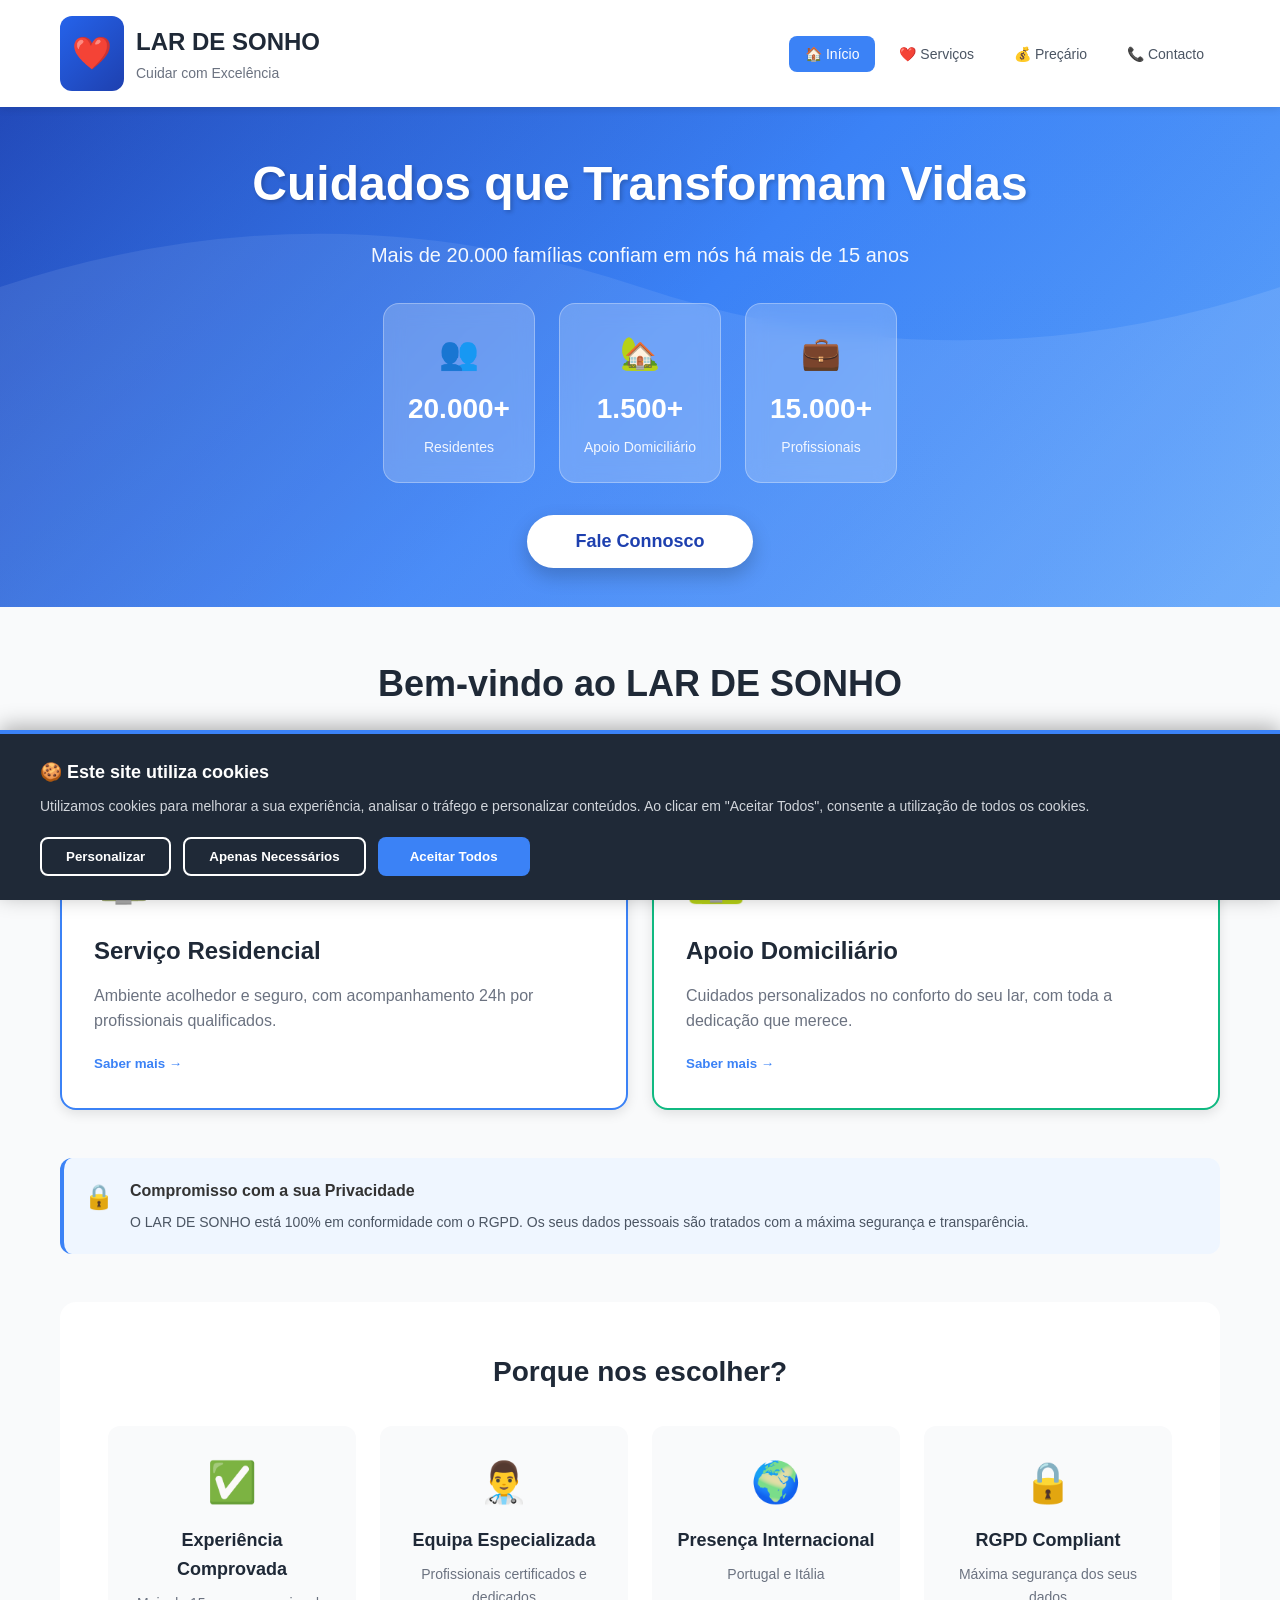
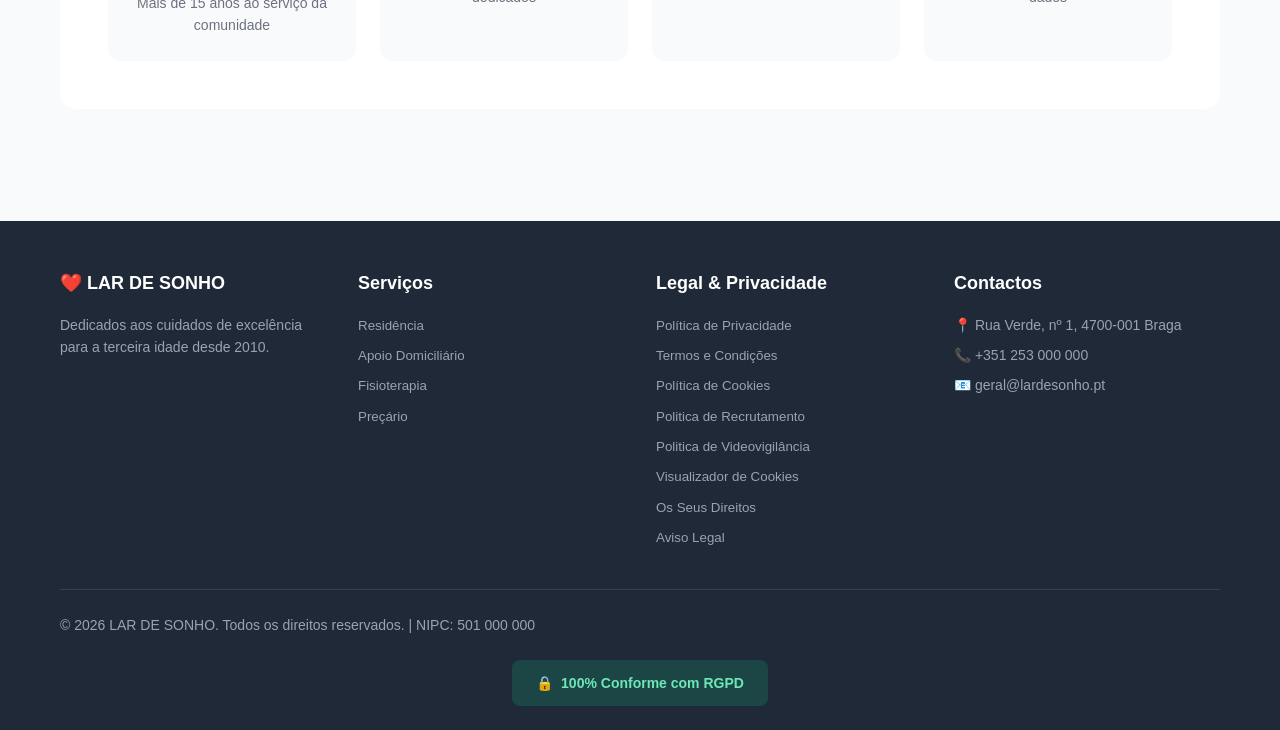
<file: index.html>
<!DOCTYPE html>

<html lang="pt">
<head>
    <meta charset="UTF-8">
    <meta name="viewport" content="width=device-width, initial-scale=1.0">
    <title>LAR DE SONHO - Cuidados de Excelência para a Terceira Idade</title>
    <link rel="stylesheet" href="styles.css">
</head>
    
<div id="cookieBanner" class="cookie-banner">
  <div class="cookie-content">
    <div class="cookie-text">
      <h3>🍪 Este site utiliza cookies</h3>
      <p>Utilizamos cookies para melhorar a sua experiência, analisar o tráfego e personalizar conteúdos. Ao
        clicar em "Aceitar Todos", consente a utilização de todos os cookies.</p>
    </div>
    <div class="cookie-buttons">
      <button onclick="showCookieSettings()" class="btn-outline">Personalizar</button>
      <button onclick="acceptCookies('necessary')" class="btn-outline">Apenas Necessários</button>
      <button onclick="acceptCookies('all')" class="btn-primary">Aceitar Todos</button>
    </div>
  </div>
</div>

<!-- Modal de Preferências de Cookies -->
<div id="cookieModalOverlay" class="cookie-modal-overlay" aria-hidden="true">
  <div class="cookie-modal" role="dialog" aria-modal="true" aria-labelledby="cookieModalTitle">

    <div class="cookie-modal__header">
      <div class="cookie-modal__titlewrap">
        <div class="cookie-modal__brand">🍪</div>
        <div>
          <h3 id="cookieModalTitle" class="cookie-modal__title">Gestão de Cookies</h3>
          <p class="cookie-modal__subtitle">Podes escolher que categorias queres permitir. Podes alterar isto a qualquer momento.</p>
        </div>
      </div>

      <button type="button" class="cookie-modal__close" onclick="closeCookieSettings()" aria-label="Fechar">✕</button>
    </div>

    <div class="cookie-modal__body">
      <div class="cookie-modal__note">
        Os cookies necessários estão sempre ativos para garantir o funcionamento do site.
        Para mais detalhes consulta a <button type="button" class="btn-link" onclick="showPage('cookies'); closeCookieSettings()">Política de Cookies</button>.
      </div>

      <div class="cookie-accordion">

        <div class="cookie-acc-item is-open">
          <button type="button" class="cookie-acc-head" onclick="toggleCookieAccordion(this)">
            <span class="cookie-acc-title">Necessários</span>
            <span class="cookie-acc-meta">Sempre ativo</span>
            <span class="cookie-acc-arrow">⌄</span>
          </button>
          <div class="cookie-acc-body">
            <p>Essenciais para navegação, segurança e funcionamento das funcionalidades base do site.</p>
          </div>
        </div>

        <div class="cookie-acc-item">
          <button type="button" class="cookie-acc-head" onclick="toggleCookieAccordion(this)">
            <span class="cookie-acc-title">Funcionais</span>
            <span class="cookie-acc-meta">
              <label class="switch" onclick="event.stopPropagation()">
                <input id="functional-cookies" type="checkbox">
                <span class="slider"></span>
              </label>
            </span>
            <span class="cookie-acc-arrow">⌄</span>
          </button>
          <div class="cookie-acc-body">
            <p>Permitem guardar preferências (ex.: idioma) e melhorar a experiência no site.</p>
          </div>
        </div>

        <div class="cookie-acc-item">
          <button type="button" class="cookie-acc-head" onclick="toggleCookieAccordion(this)">
            <span class="cookie-acc-title">Estatísticas</span>
            <span class="cookie-acc-meta">
              <label class="switch" onclick="event.stopPropagation()">
                <input id="analytics-cookies" type="checkbox">
                <span class="slider"></span>
              </label>
            </span>
            <span class="cookie-acc-arrow">⌄</span>
          </button>
          <div class="cookie-acc-body">
            <p>Ajudam-nos a perceber como o site é usado, para melhorar conteúdos e desempenho.</p>
          </div>
        </div>

        <div class="cookie-acc-item">
          <button type="button" class="cookie-acc-head" onclick="toggleCookieAccordion(this)">
            <span class="cookie-acc-title">Marketing</span>
            <span class="cookie-acc-meta">
              <label class="switch" onclick="event.stopPropagation()">
                <input id="marketing-cookies" type="checkbox">
                <span class="slider"></span>
              </label>
            </span>
            <span class="cookie-acc-arrow">⌄</span>
          </button>
          <div class="cookie-acc-body">
            <p>Permitem personalizar conteúdos e medir eficácia de campanhas e anúncios.</p>
          </div>
        </div>

      </div>
    </div>

    <div class="cookie-modal__footer">
      <button type="button" class="btn-outline-dark" onclick="rejectAllCookies()">Rejeitar</button>
      <button type="button" class="btn-outline-dark" onclick="acceptAllCookies()">Aceitar</button>
      <button type="button" class="btn-primary" onclick="saveCookiePreferences()">Guardar preferências</button>
    </div>

  </div>
</div>
    
    <header class="header">
        <div class="container">
            <div class="header-content">
                <div class="logo">
                    <div class="logo-icon">❤️</div>
                    <div class="logo-text">
                        <h1>LAR DE SONHO</h1>
                        <p>Cuidar com Excelência</p>
                    </div>
                </div>
                
                <nav class="nav-desktop">
                    <button onclick="showPage('home')" class="nav-link active" data-page="home">🏠 Início</button>
                    <button onclick="showPage('services')" class="nav-link" data-page="services">❤️ Serviços</button>
                    <button onclick="showPage('pricing')" class="nav-link" data-page="pricing">💰 Preçário</button>
                    <button onclick="showPage('contact')" class="nav-link" data-page="contact">📞 Contacto</button>
                </nav>

                
                <button class="mobile-menu-btn" onclick="toggleMobileMenu()">☰</button>
            </div>
            
            <nav id="mobileNav" class="nav-mobile">
                <button onclick="showPage('home'); toggleMobileMenu()" class="nav-link" data-page="home">🏠
                    Início</button>
                <button onclick="showPage('services'); toggleMobileMenu()" class="nav-link" data-page="services">❤️
                    Serviços</button>
                <button onclick="showPage('pricing'); toggleMobileMenu()" class="nav-link" data-page="pricing">💰
                    Preçário</button>
                <button onclick="showPage('privacy'); toggleMobileMenu()" class="nav-link" data-page="privacy">🔒
                    Privacidade</button>
                <button onclick="showPage('termos'); toggleMobileMenu()" class="nav-link" data-page="termos">📋
                    Termos e Condições</button>
                <button onclick="showPage('cookies'); toggleMobileMenu()" class="nav-link" data-page="cookies">🍪
                    Cookies</button>
                <button onclick="showPage('legal'); toggleMobileMenu()" class="nav-link" data-page="legal">📋 Aviso
                    Legal</button>
                <button onclick="showPage('rights'); toggleMobileMenu()" class="nav-link" data-page="rights">✅ Seus
                    Direitos</button>
                <button onclick="showPage('recrutamento'); toggleMobileMenu()" class="nav-link" data-page="recrutamento">
                    🧑‍💼 Recrutamento</button>
                <button onclick="showPage('cctv'); toggleMobileMenu()" class="nav-link" data-page="cctv">Videovigilancia</button>
                <button onclick="showPage('contact'); toggleMobileMenu()" class="nav-link" data-page="contact">📞
                    Contacto</button>
            </nav>
        </div>
    </header>

    <section class="hero-banner">
        <div class="hero-overlay"></div>
        <div class="hero-content">
            <h2 class="hero-title">Cuidados que Transformam Vidas</h2>
            <p class="hero-subtitle">Mais de 20.000 famílias confiam em nós há mais de 15 anos</p>
            <div class="hero-stats">
                <div class="stat-card">
                    <div class="stat-icon">👥</div>
                    <div class="stat-number">20.000+</div>
                    <div class="stat-label">Residentes</div>
                </div>
                <div class="stat-card">
                    <div class="stat-icon">🏡</div>
                    <div class="stat-number">1.500+</div>
                    <div class="stat-label">Apoio Domiciliário</div>
                </div>
                <div class="stat-card">
                    <div class="stat-icon">💼</div>
                    <div class="stat-number">15.000+</div>
                    <div class="stat-label">Profissionais</div>
                </div>
            </div>
            <button onclick="showPage('contact')" class="hero-btn">Fale Connosco</button>
        </div>
    </section>

    
    <main class="main-content">
        <div class="container">
            
            <div id="homePage" class="page active">
                <div class="section-intro">
                    <h2 class="section-title">Bem-vindo ao LAR DE SONHO</h2>
                    <p class="section-description">Dedicados a proporcionar cuidados de excelência com dignidade,
                        respeito e carinho</p>
                </div>

                <div class="services-grid">
                    <div class="service-card service-card-blue">
                        <div class="service-icon">🏠</div>
                        <h3>Serviço Residencial</h3>
                        <p>Ambiente acolhedor e seguro, com acompanhamento 24h por profissionais qualificados.</p>
                        <button onclick="showPage('services')" class="btn-link">Saber mais →</button>
                    </div>

                    <div class="service-card service-card-green">
                        <div class="service-icon">🏡</div>
                        <h3>Apoio Domiciliário</h3>
                        <p>Cuidados personalizados no conforto do seu lar, com toda a dedicação que merece.</p>
                        <button onclick="showPage('services')" class="btn-link">Saber mais →</button>
                    </div>
                </div>

                <div class="alert alert-info">
                    <div class="alert-icon">🔒</div>
                    <div>
                        <h4>Compromisso com a sua Privacidade</h4>
                        <p>O LAR DE SONHO está 100% em conformidade com o RGPD. Os seus dados pessoais são tratados com
                            a máxima segurança e transparência.</p>
                    </div>
                </div>

                <div class="features-section">
                    <h3>Porque nos escolher?</h3>
                    <div class="features-grid">
                        <div class="feature">
                            <div class="feature-icon">✅</div>
                            <h4>Experiência Comprovada</h4>
                            <p>Mais de 15 anos ao serviço da comunidade</p>
                        </div>
                        <div class="feature">
                            <div class="feature-icon">👨‍⚕️</div>
                            <h4>Equipa Especializada</h4>
                            <p>Profissionais certificados e dedicados</p>
                        </div>
                        <div class="feature">
                            <div class="feature-icon">🌍</div>
                            <h4>Presença Internacional</h4>
                            <p>Portugal e Itália</p>
                        </div>
                        <div class="feature">
                            <div class="feature-icon">🔒</div>
                            <h4>RGPD Compliant</h4>
                            <p>Máxima segurança dos seus dados</p>
                        </div>
                    </div>
                </div>
            </div>

            
            <div id="servicesPage" class="page">
                <h2 class="page-title">Nossos Serviços</h2>

                <div class="service-section">
                    <h3 class="service-title">🏠 Serviço de Residência</h3>
                    <div class="service-features">
                        <div class="feature-item">✅ Acompanhamento 24 horas por profissionais especializados</div>
                        <div class="feature-item">✅ Quartos confortáveis e adaptados</div>
                        <div class="feature-item">✅ Alimentação personalizada e balanceada</div>
                        <div class="feature-item">✅ Atividades recreativas e terapêuticas</div>
                        <div class="feature-item">✅ Acompanhamento médico e de enfermagem</div>
                        <div class="feature-item">✅ Fisioterapia e terapias complementares</div>
                    </div>
                </div>

                <div class="service-section service-section-green">
                    <h3 class="service-title">🏡 Apoio ao Domicílio</h3>
                    <div class="service-features">
                        <div class="feature-item">✅ Cuidados de higiene pessoal</div>
                        <div class="feature-item">✅ Preparação de refeições</div>
                        <div class="feature-item">✅ Administração de medicação</div>
                        <div class="feature-item">✅ Companhia e apoio emocional</div>
                        <div class="feature-item">✅ Tarefas domésticas ligeiras</div>
                        <div class="feature-item">✅ Acompanhamento a consultas médicas</div>
                    </div>
                </div>

                <div class="service-section service-section-purple">
                    <h3 class="service-title">💆 Serviços Terapêuticos</h3>
                    <div class="therapy-grid">
                        <div class="therapy-card">
                            <h4>Fisioterapia</h4>
                            <p>Recuperação e manutenção da mobilidade</p>
                        </div>
                        <div class="therapy-card">
                            <h4>Terapia Oriental</h4>
                            <p>Acupuntura e técnicas complementares</p>
                        </div>
                        <div class="therapy-card">
                            <h4>Terapias Tradicionais</h4>
                            <p>Massagens e tratamentos especializados</p>
                        </div>
                    </div>
                </div>
            </div>

            
            <div id="pricingPage" class="page">
                <h2 class="page-title">Preçário</h2>

                <div class="alert alert-info">
                    <strong>Nota:</strong> Os preços apresentados são indicativos. Para um orçamento personalizado,
                    contacte-nos através dos nossos canais.
                </div>

                <div class="pricing-grid">
                    <div class="pricing-card pricing-card-blue">
                        <h3>Serviço Residencial</h3>
                        <p class="pricing-subtitle">Cuidados completos 24h</p>

                        <div class="pricing-items">
                            <div class="pricing-item">
                                <span>Quarto Individual</span>
                                <strong>€1.200 - €1.800/mês</strong>
                            </div>
                            <div class="pricing-item">
                                <span>Quarto Duplo</span>
                                <strong>€900 - €1.200/mês</strong>
                            </div>
                            <div class="pricing-item">
                                <span>Suite Premium</span>
                                <strong>€2.000 - €2.500/mês</strong>
                            </div>
                        </div>

                        <div class="pricing-includes">
                            <strong>Incluído:</strong>
                            <ul>
                                <li>• Alimentação completa</li>
                                <li>• Cuidados de enfermagem</li>
                                <li>• Atividades recreativas</li>
                                <li>• Lavandaria</li>
                            </ul>
                        </div>
                    </div>

                    <div class="pricing-card pricing-card-green">
                        <h3>Apoio Domiciliário</h3>
                        <p class="pricing-subtitle">Flexível e personalizado</p>

                        <div class="pricing-items">
                            <div class="pricing-item">
                                <span>2h/dia (5 dias/semana)</span>
                                <strong>€400 - €600/mês</strong>
                            </div>
                            <div class="pricing-item">
                                <span>4h/dia (5 dias/semana)</span>
                                <strong>€700 - €1.000/mês</strong>
                            </div>
                            <div class="pricing-item">
                                <span>Apoio 24h</span>
                                <strong>€1.500 - €2.200/mês</strong>
                            </div>
                        </div>

                        <div class="pricing-includes">
                            <strong>Serviços disponíveis:</strong>
                            <ul>
                                <li>• Higiene pessoal</li>
                                <li>• Preparação de refeições</li>
                                <li>• Administração medicação</li>
                                <li>• Companhia</li>
                            </ul>
                        </div>
                    </div>
                </div>

                <div class="additional-services">
                    <h3>Serviços Adicionais</h3>
                    <div class="additional-grid">
                        <div class="additional-card">
                            <h4>Fisioterapia</h4>
                            <div class="price">€30-€50</div>
                            <p>por sessão</p>
                        </div>
                        <div class="additional-card">
                            <h4>Terapia Oriental</h4>
                            <div class="price">€35-€60</div>
                            <p>por sessão</p>
                        </div>
                        <div class="additional-card">
                            <h4>Consulta Médica</h4>
                            <div class="price">€40-€70</div>
                            <p>por consulta</p>
                        </div>
                    </div>
                </div>
            </div>

            
            <div id="privacyPage" class="page">
                <h2 class="page-title">A tua privacidade é um compromisso, não um detalhe</h2>

                <div class="alert alert-info">
                    <strong>Última atualização:</strong> Janeiro 2026
                </div>

                
                <div class="content-section">
                    <h3>1. Responsável pelo Tratamento</h3>
                    <p><strong>Entidade:</strong> LAR DE SONHO</p>
                    <p><strong>Morada:</strong> Rua Verde, n.º 1, 4700-001 Braga, Portugal</p>
                    <p><strong>NIPC:</strong> 501 000 000</p>
                    <p><strong>Email:</strong> privacidade@lardesonho.pt</p>
                    <p><strong>Encarregado de Proteção de Dados (DPO):</strong> dpo@lardesonho.pt</p>
                </div>

                
                <div class="content-section">
                    <h3>2. Dados Pessoais Recolhidos</h3>
                    <p>No âmbito dos nossos serviços, podemos recolher as seguintes categorias de dados:</p>
                    <div class="content-section">
                        <div class="contact-method--">
                            <h4>📋 Dados de Identificação</h4>
                            <p>Nome, data de nascimento, número de identificação civil, morada, contactos.</p>
                        </div>
                        <br>
                        <div class="contact-method">
                            <h4>🏥 Dados de Saúde</h4>
                            <p>Informação médica necessária para prestação de cuidados, mediante consentimento
                                explícito.</p>
                        </div>
                        <br>
                        <div class="contact-method--">
                            <h4>💰 Dados Económicos</h4>
                            <p>Rendimentos, apenas quando relevantes para efeitos de apoios sociais.</p>
                        </div>
                        <br>
                        <div class="contact-method">
                            <h4>👨‍👩‍👦 Dados de Familiares</h4>
                            <p>Contactos de responsáveis legais ou cuidadores.</p>
                        </div>
                        <br>
                        <div class="contact-method--">
                            <h4>🔐 Dados Biométricos</h4>
                            <p>Impressões digitais para controlo de acessos de funcionários.</p>
                        </div>
                    </div>
                </div>

                
                <div class="content-section">
                    <h3>3. Finalidades e Fundamentos Legais</h3>

                    <div class="legal-bases">
                        <div class="legal-item">
                            <strong>Prestação de Serviços</strong>
                            <p>Execução de contrato Art. 6.º, n.º 1, al. b) RGPD</p>
                        </div>
                        <div class="legal-item">
                            <strong>Dados de Saúde</strong>
                            <p>Consentimento explícito Art. 9.º, n.º 2, al. a) RGPD</p>
                        </div>
                        <div class="legal-item">
                            <strong>Obrigações Legais</strong>
                            <p>Cumprimento de obrigação legal Art. 6.º, n.º 1, al. c) RGPD</p>
                        </div>
                        <div class="legal-item">
                            <strong>Marketing (opcional)</strong>
                            <p>Consentimento Art. 6.º, n.º 1, al. a) RGPD</p>
                        </div>
                    </div>
                </div>

                
                <div class="content-section">
                    <h3>4. Informação obtida automaticamente</h3>
                    <p>
                        O website utiliza cookies estritamente necessários ao seu funcionamento.
                        Cookies adicionais só são utilizados mediante consentimento do utilizador.
                    </p>
                    <p>
                        Para mais informação, consulta a nossa Política de Cookies.
                    </p>
                </div>

                
                <div class="content-section">
                    <h3>5. Destinatários dos Dados</h3>
                    <ul class="clean-list">
                        <li>Prestadores de serviços tecnológicos</li>
                        <li>Entidades públicas com legitimidade legal</li>
                        <li>Auditores internos e externos</li>
                    </ul>
                </div>

                
                <div class="content-section">
                    <h3>6. Prazos de Conservação</h3>
                    <p>
                        Os dados são conservados apenas pelo período necessário às finalidades
                        para as quais foram recolhidos, ou pelo prazo legalmente exigido.
                    </p>
                </div>

                
                <div class="content-section">
                    <h3>7. Transferências Internacionais</h3>
                    <p>
                        Os dados pessoais não são transferidos para fora do Espaço Económico Europeu,
                        salvo quando garantido um nível de proteção adequado nos termos do RGPD.
                    </p>
                </div>

                
                <div class="content-section highlight">
                    <h3>8. Direitos do Titular dos Dados</h3>
                    <ul class="clean-list">
                        <li>Direito de acesso</li>
                        <li>Direito de retificação</li>
                        <li>Direito ao apagamento</li>
                        <li>Direito à limitação</li>
                        <li>Direito de oposição</li>
                        <li>Direito à portabilidade</li>
                        <li>Direito de retirar o consentimento</li>
                    </ul>

                    <p>
                        Para exercer os seus direitos, envia um email para
                        <strong>privacidade@lardesonho.pt</strong>
                    </p>
                </div>

                
                <div class="content-section">
                    <h3>9. Autoridade de Controlo</h3>
                    <p>
                        O titular dos dados pode apresentar reclamação à Comissão Nacional de Proteção
                        de Dados CNPD.
                    </p>
                    <p><strong>www.cnpd.pt</strong></p>
                </div>
            </div>

            
            <div id="cookiesPage" class="page">
                <h2 class="page-title">Política de Cookies</h2>

                <div class="content-section">
                    <h3>1. O que são cookies</h3>
                    <p>O presente website utiliza cookies e/ou tecnologias similares, próprias e de terceiros. Cookies
                        são ficheiros que contêm pequenas quantidades de informação e que são descarregados para o
                        dispositivo do utilizador quando este visita um website. O objetivo principal dos cookies é
                        reconhecer o utilizador sempre que acede ao website, permitindo melhorar a qualidade, segurança
                        e funcionalidade do site, bem como simplificar a navegação. Os cookies são essenciais para o
                        funcionamento da Internet, não danificam o dispositivo do utilizador e ajudam a identificar e
                        resolver possíveis erros na operação do website.</p>

                    <h3>2. Responsável pelo tratamento</h3>
                    <p>O responsável pelo tratamento dos dados recolhidos através de cookies é:</p>
                    <p>LAR DE SONHO, LDA<br>
                        Rua dos Barcelinhos, n.º 67 4720-121 Braga<br>
                        Email: <a href="mailto:lardesonho@lardesonho.pt">lardesonho@lardesonho.pt</a></p>

                    <h3>3. Categorias de cookies utilizados</h3>
                    <div class="cookie-types">
                        <div class="cookie-type cookie-necessary">
                            <h4>Cookies necessários</h4>
                            <p>Essenciais para permitir a navegação no website e o acesso a funcionalidades básicas,
                                como formulários e áreas seguras. Não recolhem informações para fins de marketing e não
                                podem ser desativados.</p>
                        </div>
                        <div class="cookie-type cookie-analytics">
                            <h4>Cookies analíticos</h4>
                            <p>Permitem recolher informação estatística sobre a utilização do website, como páginas
                                visitadas e tempo de navegação, com o objetivo de melhorar o desempenho e os conteúdos
                                disponibilizados.</p>
                        </div>
                        <div class="cookie-type cookie-marketing">
                            <h4>Cookies de marketing e publicidade</h4>
                            <p>São utilizados para apresentar publicidade direcionada relacionada com terapias e
                                serviços disponibilizados pelo LAR DE SONHO, com base nos interesses e comportamento de
                                navegação do utilizador.</p>
                        </div>
                        <div class="cookie-type cookie-functional">
                            <h4>Cookies de terceiros</h4>
                            <p>Podem ser instalados por entidades externas, nomeadamente redes sociais como Facebook,
                                Instagram ou Twitter, quando o utilizador se encontra autenticado nessas plataformas,
                                ficando sujeito às respetivas políticas de privacidade.</p>
                        </div>
                    </div>

                    <div class="content-section">
                        <h3>4. Dados recolhidos através de cookies</h3>
                        <div class="data-categories">
                            <div class="data-category">Endereço IP</div>
                            <div class="data-category">Browser utilizado</div>
                            <div class="data-category">Sistema operativo</div>
                            <div class="data-category">Localização aproximada</div>
                            <div class="data-category">Data e hora de acesso</div>
                            <div class="data-category">Preferências do utilizador associadas a redes sociais</div>
                        </div>
                        <br>
                        <br>
                        <h3>5. Finalidades da utilização de cookies</h3>
                        <div class="data-categories">
                            <div class="data-category">Garantir o funcionamento técnico do website</div>
                            <div class="data-category">Melhorar a experiência de navegação</div>
                            <div class="data-category">Analisar padrões de utilização do website</div>
                            <div class="data-category">Apresentar conteúdos e publicidade relevantes</div>
                        </div>
                        <br>
                        <br>
                        <h3>6. Base legal para o tratamento</h3>
                        <div class="legal-bases">
                            <div class="legal-item">
                                <strong>Cookies não estritamente necessários</strong>
                                <p>Baseiam-se no consentimento do utilizador, nos termos do artigo 6.º, n.º 1, alínea a)
                                    do RGPD.</p>
                            </div>
                            <div class="legal-item">
                                <strong>Cookies estritamente necessários</strong>
                                <p>Baseiam-se no interesse legítimo do responsável pelo tratamento, nos termos do artigo
                                    6.º, n.º 1, alínea f) do RGPD.</p>
                            </div>
                        </div>
                        <br>
                        <br>
                        <h3>7. Consentimento do utilizador</h3>
                        <div class="content-section">
                            <p>Ao aceder ao website, o utilizador é informado de forma clara sobre a utilização de
                                cookies e pode:</p>
                            <ul>
                                <li>Aceitar todos os cookies</li>
                                <li>Rejeitar cookies não essenciais</li>
                                <li>Gerir as suas preferências de cookies</li>
                            </ul>
                            <p>O consentimento pode ser retirado a qualquer momento através das definições do browser ou
                                das opções disponibilizadas no website.</p>
                        </div>

                        <h3>8. Configuração do utilizador para evitar cookies</h3>
                        <div class="content-section">
                            <p>O utilizador pode configurar o seu navegador para gerir ou bloquear cookies:</p>
                            <ul>
                                <li>Google Chrome: <a href="https://support.google.com/accounts/answer/61416"
                                        target="_blank">link</a></li>
                                <li>Mozilla Firefox: <a
                                        href="https://support.mozilla.org/en-US/kb/enable-and-disable-cookies-website-preferences"
                                        target="_blank">link</a></li>
                                <li>Internet Explorer: <a
                                        href="https://support.microsoft.com/pt-pt/help/17442/windows-internet-explorer-delete-manage-cookies"
                                        target="_blank">link</a></li>
                                <li>Safari: <a href="https://www.apple.com/legal/privacy/pt/" target="_blank">link</a>
                                </li>
                            </ul>
                            <p>O utilizador pode ainda gerir preferências de publicidade comportamental através de: <a
                                    href="https://www.youronlinechoices.com/pt/your-ad-choices" target="_blank">link</a>
                            </p>
                        </div>

                        <h3>9. Prazo de conservação</h3>
                        <p>Os cookies são conservados apenas pelo período necessário para cumprir as finalidades para as
                            quais foram recolhidos, sendo eliminados automaticamente ou quando removidos pelo
                            utilizador.</p>
                        <br>
                        <h3>10. Direitos do utilizador</h3>
                        <div class="rights-grid">
                            <div class="right-card">Aceder aos seus dados pessoais</div>
                            <div class="right-card">Retificar dados inexatos</div>
                            <div class="right-card">Solicitar o apagamento dos dados</div>
                            <div class="right-card">Limitar ou opor-se ao tratamento</div>
                            <div class="right-card">Retirar o consentimento a qualquer momento – Email: <a
                                    href="mailto:lardesonho@lardesonho.pt">lardesonho@lardesonho.pt</a></div>
                        </div>

                        <h3>11. Alterações à política de cookies</h3>
                        <p>O LAR DE SONHO reserva-se o direito de atualizar a presente Política de Cookies sempre que
                            necessário, sendo as alterações devidamente publicadas no website.</p>
                    </div>

                    <button onclick="saveCookiePreferences()" class="btn-primary btn-full">Guardar Preferências</button>
                </div>
            </div>

            
            <div id="legalPage" class="page">
                <h2 class="page-title">Aviso Legal</h2>

                <div class="content-section">
                    <h3>Identificação da Entidade</h3>
                    <p><strong>Denominação Social:</strong> LAR DE SONHO - Residências e Apoio Domiciliário, Lda.</p>
                    <p><strong>Sede:</strong> Rua Verde, n.º 1, 4700-001 Braga, Portugal</p>
                    <p><strong>NIPC:</strong> 501 000 000</p>
                    <p><strong>Capital Social:</strong> €50.000,00</p>
                    <p><strong>Email:</strong> geral@lardesonho.pt</p>
                    <p><strong>Telefone:</strong> +351 253 000 000</p>
                </div>

                <div class="content-section">
                    <h3>Videovigilância</h3>
                    <div class="alert alert-warning">
                        <strong>🎥 Áreas sob Videovigilância</strong>
                        <p>As nossas instalações dispõem de sistema de videovigilância nas seguintes áreas:</p>
                        <ul>
                            <li>• Corredores (segurança de utentes e trabalhadores)</li>
                            <li>• Entradas e saídas (controlo de acessos)</li>
                        </ul>
                        <p><strong>Finalidade:</strong> Segurança de pessoas e bens, conforme Lei n.º 1/2005</p>
                        <p><strong>Conservação:</strong> Máximo 30 dias</p>
                    </div>
                </div>

                <div class="content-section">
                    <h3>Legislação Aplicável</h3>
                    <ul>
                        <li>• Regulamento (UE) 2016/679 (RGPD)</li>
                        <li>• Lei n.º 58/2019 (Proteção de Dados)</li>
                        <li>• Lei n.º 1/2005 (Videovigilância)</li>
                        <li>• Código Civil e Código de Direito de Autor</li>
                    </ul>
                </div>
            </div>

            <div id="recrutamentoPage" class="page">

                <h2 class="page-title">Política de Recrutamento</h2>
            
                <div class="alert alert-info">
                    Última atualização: Janeiro 2026
                </div>
            
                <div class="content-section">
                    <h3>1. Enquadramento e Objeto</h3>
                    <p>
                        A presente Política de Recrutamento define os termos em que o
                        <strong>LAR DE SONHO</strong> procede à recolha, utilização e conservação
                        de dados pessoais de candidatos a processos de recrutamento e seleção,
                        em conformidade com o Regulamento (UE) 2016/679 (Regulamento Geral sobre a
                        Proteção de Dados – RGPD), a Lei n.º 58/2019 e o Código do Trabalho.
                    </p>
                    <p>
                        Esta política aplica-se a todas as candidaturas submetidas, quer em resposta
                        a ofertas de emprego, quer através de candidaturas espontâneas.
                    </p>
                </div>
            
                <div class="content-section">
                    <h3>2. Responsável pelo Tratamento</h3>
                    <p><strong>Entidade:</strong> LAR DE SONHO</p>
                    <p><strong>Contacto para proteção de dados:</strong> privacidade@lardesonho.pt</p>
                </div>
            
                <div class="content-section">
                    <h3>3. Categorias de Dados Pessoais Tratados</h3>
                    <p>
                        No âmbito dos processos de recrutamento e seleção, poderão ser tratados,
                        entre outros, os seguintes dados pessoais:
                    </p>
                    <ul class="clean-list">
                        <li>Dados de identificação (nome, idade, nacionalidade)</li>
                        <li>Dados de contacto (endereço de email, número de telefone, morada)</li>
                        <li>Dados académicos e profissionais (formação, experiência, qualificações)</li>
                        <li>Curriculum vitae e carta de motivação</li>
                        <li>Outras informações fornecidas voluntariamente pelo candidato</li>
                    </ul>
                    <p>
                        Não são solicitados nem tratados dados pessoais sensíveis, salvo quando
                        tal seja estritamente necessário para o cumprimento de obrigações legais.
                    </p>
                </div>
            
                <div class="content-section">
                    <h3>4. Finalidades do Tratamento</h3>
                    <p>
                        Os dados pessoais dos candidatos são tratados exclusivamente para as
                        seguintes finalidades:
                    </p>
                    <ul class="clean-list">
                        <li>Avaliação da candidatura e adequação ao perfil pretendido</li>
                        <li>Gestão do processo de recrutamento e seleção</li>
                        <li>Contacto com o candidato para entrevistas ou esclarecimentos</li>
                        <li>Constituição de base de dados de candidatos para futuras oportunidades</li>
                    </ul>
                </div>
            
                <div class="content-section">
                    <h3>5. Fundamento Jurídico do Tratamento</h3>
                    <p>
                        O tratamento de dados pessoais no âmbito do recrutamento tem como
                        fundamento jurídico:
                    </p>
                    <ul class="clean-list">
                        <li>
                            A realização de diligências pré-contratuais a pedido do titular dos dados,
                            nos termos do artigo 6.º, n.º 1, alínea b) do RGPD
                        </li>
                        <li>
                            O consentimento do candidato, quando aplicável, nos termos do artigo 6.º,
                            n.º 1, alínea a) do RGPD
                        </li>
                        <li>
                            O interesse legítimo do responsável pelo tratamento na gestão de processos
                            de recrutamento, nos termos do artigo 6.º, n.º 1, alínea f) do RGPD
                        </li>
                    </ul>
                </div>
            
                <div class="content-section">
                    <h3>6. Princípio da Igualdade e Não Discriminação</h3>
                    <p>
                        O LAR DE SONHO assegura que os processos de recrutamento e seleção respeitam
                        o princípio da igualdade de oportunidades e da não discriminação, em
                        conformidade com o disposto no Código do Trabalho, não sendo efetuada qualquer
                        distinção com base em sexo, idade, origem étnica, religião, convicções políticas,
                        deficiência, orientação sexual ou qualquer outro fator legalmente protegido.
                    </p>
                </div>
            
                <div class="content-section">
                    <h3>7. Conservação dos Dados</h3>
                    <p>
                        Os dados pessoais dos candidatos serão conservados por um período máximo de
                        <strong>12 meses</strong> após o termo do processo de recrutamento, sendo
                        posteriormente eliminados, salvo se:
                    </p>
                    <ul class="clean-list">
                        <li>O candidato prestar consentimento para a conservação por período superior</li>
                        <li>Existir obrigação legal que imponha um prazo de conservação diferente</li>
                    </ul>
                </div>
            
                <div class="content-section">
                    <h3>8. Destinatários e Acesso aos Dados</h3>
                    <p>
                        Os dados pessoais são acedidos exclusivamente por colaboradores devidamente
                        autorizados, envolvidos no processo de recrutamento, estando sujeitos a
                        dever de confidencialidade. Os dados não são comunicados a terceiros,
                        salvo quando tal seja exigido por lei.
                    </p>
                </div>
            
                <div class="content-section">
                    <h3>9. Direitos dos Titulares dos Dados</h3>
                    <p>
                        Nos termos do RGPD e da legislação nacional aplicável, o candidato pode
                        exercer os seus direitos de acesso, retificação, apagamento, limitação
                        do tratamento, oposição e retirada do consentimento, dentro dos limites
                        legalmente previstos.
                    </p>
                    <p>
                        O exercício destes direitos pode ser efetuado através do contacto:
                        <strong>privacidade@lardesonho.pt</strong>
                    </p>
                    <p>
                        O candidato tem ainda o direito de apresentar reclamação junto da
                        Comissão Nacional de Proteção de Dados (CNPD).
                    </p>
                </div>
            
            </div>

           <div id="termosPage" class="page">

                <h2 class="page-title">📄 Termos e Condições de Utilização</h2>
                <p><em>Última atualização: Janeiro de 2026</em></p>
            
                <div class="legal-bases">
            
                    <div class="legal-item">
                        <h3>1. Identificação da Entidade</h3>
            
                        <p>O presente website é disponibilizado por:</p>
            
                        <p>
                            <strong>LAR DE SONHO - Residências e Apoio Domiciliário, Lda.</strong><br>
                            Rua Verde, n.º 1, 4700-001 Braga, Portugal<br>
                            NIPC: 501 000 000<br>
                            Capital social: 50.000,00 €<br>
                            Email: geral@lardesonho.pt<br>
                            Telefone: +351 253 000 000
                        </p>
                    </div>
            
                    <div class="legal-item">
                        <h3>2. Objeto</h3>
            
                        <p>
                            Os presentes Termos e Condições regulam o acesso e a utilização do website do LAR DE SONHO, bem como os conteúdos, serviços e funcionalidades nele disponibilizados.
                        </p>
            
                        <p>
                            O website tem natureza institucional e informativa, podendo incluir formulários de contacto, recrutamento ou outros meios de interação com os utilizadores.
                        </p>
                    </div>
            
                    <div class="legal-item">
                        <h3>3. Aceitação dos Termos</h3>
            
                        <p>
                            Ao aceder e utilizar o website, o utilizador declara ter lido, compreendido e aceite integralmente os presentes Termos e Condições.
                        </p>
            
                        <p>
                            Caso não concorde com os mesmos, deverá abster-se de utilizar o website.
                        </p>
                    </div>
            
                    <div class="legal-item">
                        <h3>4. Condições de Utilização</h3>
            
                        <p>
                            O utilizador compromete-se a utilizar o website de forma lícita, responsável e em conformidade com a legislação aplicável.
                        </p>
            
                        <p><strong>É expressamente proibido:</strong></p>
            
                        <ul>
                            <li>Introduzir, transmitir ou difundir conteúdos ilícitos, ofensivos, difamatórios ou discriminatórios</li>
                            <li>Introduzir vírus, malware ou qualquer código malicioso</li>
                            <li>Tentar aceder a áreas restritas ou sistemas informáticos sem autorização</li>
                            <li>Efetuar ações que comprometam a integridade, segurança ou funcionamento do website</li>
                            <li>Recolher ou tratar dados de outros utilizadores sem consentimento</li>
                            <li>Utilizar o website para fins fraudulentos ou ilegais</li>
                        </ul>
                    </div>
            
                    <div class="legal-item">
                        <h3>5. Conteúdos e Informação</h3>
            
                        <p>
                            A informação disponibilizada no website é de carácter geral e meramente informativo.
                        </p>
            
                        <p>
                            O LAR DE SONHO envida esforços para manter os conteúdos atualizados e corretos, não garantindo, contudo:
                        </p>
            
                        <ul>
                            <li>A exatidão, completude ou atualidade da informação</li>
                            <li>A ausência de erros, omissões ou desatualizações</li>
                        </ul>
            
                        <p>
                            Reserva-se o direito de alterar, atualizar ou remover conteúdos a qualquer momento, sem aviso prévio.
                        </p>
                    </div>
            
                    <div class="legal-item">
                        <h3>6. Formulários e Comunicações</h3>
            
                        <p>
                            O website pode disponibilizar formulários de contacto, recrutamento ou outros mecanismos de comunicação.
                        </p>
            
                        <p><strong>O utilizador compromete-se a:</strong></p>
            
                        <ul>
                            <li>Fornecer dados verdadeiros, completos e atualizados</li>
                            <li>Não utilizar identidades falsas ou de terceiros</li>
                        </ul>
            
                        <p>
                            Antes do envio de qualquer formulário, o utilizador será informado sobre:
                        </p>
            
                        <ul>
                            <li>Finalidade do tratamento de dados</li>
                            <li>Base legal aplicável</li>
                            <li>Prazo de conservação</li>
                            <li>Direitos enquanto titular dos dados</li>
                        </ul>
            
                        <p>
                            O envio de dados implica a aceitação do respetivo tratamento nos termos indicados.
                        </p>
                    </div>
            
                    <div class="legal-item">
                        <h3>7. Propriedade Intelectual</h3>
            
                        <p>
                            Todos os conteúdos do website, incluindo textos, imagens, gráficos, logótipos e design, são propriedade do LAR DE SONHO ou de terceiros devidamente autorizados.
                        </p>
            
                        <p>
                            É proibida a sua reprodução, distribuição, modificação ou utilização, total ou parcial, sem autorização prévia e por escrito.
                        </p>
                    </div>
            
                    <div class="legal-item">
                        <h3>8. Proteção de Dados Pessoais</h3>
            
                        <p>
                            O LAR DE SONHO atua como responsável pelo tratamento dos dados pessoais recolhidos através do website.
                        </p>
            
                        <p><strong>Os dados pessoais poderão ser tratados para as seguintes finalidades:</strong></p>
            
                        <ul>
                            <li>Resposta a pedidos de contacto</li>
                            <li>Gestão de processos de recrutamento</li>
                            <li>Cumprimento de obrigações legais</li>
                            <li>Gestão administrativa e institucional</li>
                        </ul>
            
                        <p><strong>O tratamento é efetuado com base nas seguintes condições de licitude:</strong></p>
            
                        <ul>
                            <li>Consentimento do titular dos dados</li>
                            <li>Execução de diligências pré-contratuais</li>
                            <li>Cumprimento de obrigação legal</li>
                            <li>Interesse legítimo da entidade</li>
                        </ul>
            
                        <p><strong>O titular dos dados dispõe dos seguintes direitos:</strong></p>
            
                        <ul>
                            <li>Direito de acesso</li>
                            <li>Direito de retificação</li>
                            <li>Direito ao apagamento</li>
                            <li>Direito à limitação do tratamento</li>
                            <li>Direito de oposição</li>
                            <li>Direito à portabilidade dos dados</li>
                        </ul>
            
                        <p>
                            Os direitos podem ser exercidos através do contacto: geral@lardesonho.pt
                        </p>
            
                        <p>
                            Para mais informações, consulte a Política de Privacidade.
                        </p>
                    </div>
            
                    <div class="legal-item">
                        <h3>9. Cookies</h3>
            
                        <p>
                            O website utiliza cookies estritamente necessários ao seu funcionamento.
                        </p>
            
                        <p>
                            A utilização de cookies não essenciais (como cookies de desempenho ou analíticos) depende do consentimento prévio e explícito do utilizador, podendo este gerir as suas preferências através do mecanismo de gestão de cookies disponibilizado.
                        </p>
            
                        <p>
                            Para mais informações, consulte a Política de Cookies.
                        </p>
                    </div>
            
                    <div class="legal-item">
                        <h3>10. Ligações Externas</h3>
            
                        <p>
                            O website pode conter ligações para websites de terceiros.
                        </p>
            
                        <p>
                            O LAR DE SONHO não exerce qualquer controlo sobre esses websites e não se responsabiliza pelos seus conteúdos, políticas ou práticas.
                        </p>
                    </div>
            
                    <div class="legal-item">
                        <h3>11. Segurança</h3>
            
                        <p>
                            O LAR DE SONHO adota medidas técnicas e organizativas adequadas para proteger o website e os dados pessoais contra destruição, perda, alteração, divulgação ou acesso não autorizado.
                        </p>
            
                        <p>
                            No entanto, não garante a inexistência absoluta de riscos decorrentes da utilização da Internet.
                        </p>
                    </div>
            
                    <div class="legal-item">
                        <h3>12. Limitação de Responsabilidade</h3>
            
                        <p>
                            Na máxima extensão permitida por lei, o LAR DE SONHO não será responsável por:
                        </p>
            
                        <ul>
                            <li>Interrupções ou falhas no funcionamento do website</li>
                            <li>Danos indiretos, lucros cessantes ou perda de oportunidade</li>
                            <li>Prejuízos decorrentes da utilização ou impossibilidade de utilização do website</li>
                            <li>Conteúdos de terceiros ou sites externos</li>
                            <li>Problemas resultantes de falhas técnicas alheias ao seu controlo</li>
                        </ul>
                    </div>
            
                    <div class="legal-item">
                        <h3>13. Alterações aos Termos</h3>
            
                        <p>
                            O LAR DE SONHO reserva-se o direito de alterar os presentes Termos e Condições a qualquer momento.
                        </p>
            
                        <p>
                            A versão em vigor será sempre a publicada no website.
                        </p>
                    </div>
            
                    <div class="legal-item">
                        <h3>14. Nulidade Parcial</h3>
            
                        <p>
                            Caso alguma disposição dos presentes Termos seja considerada inválida ou inexequível, as restantes disposições manter-se-ão plenamente em vigor.
                        </p>
                    </div>
            
                    <div class="legal-item">
                        <h3>15. Lei Aplicável e Foro</h3>
            
                        <p>
                            Os presentes Termos e Condições regem-se pela lei portuguesa.
                        </p>
            
                        <p>
                            Em caso de litígio, será competente o foro da comarca de Braga, com expressa renúncia a qualquer outro, salvo disposição legal em contrário.
                        </p>
                    </div>
            
                    <div class="legal-item">
                        <h3>16. Contacto</h3>
            
                        <p>
                            Para qualquer questão relacionada com os presentes Termos e Condições:
                        </p>
            
                        <p>
                            <strong>Email:</strong> geral@lardesonho.pt<br>
                            <strong>Telefone:</strong> +351 253 000 000<br>
                            <strong>Morada:</strong> Rua Verde, n.º 1, 4700-001 Braga, Portugal
                        </p>
                    </div>
            
                </div>
            
            </div>
            
            <div id="rightsPage" class="page">
                <h2 class="page-title">Os Seus Direitos (RGPD)</h2>

                <div class="alert alert-info">
                    Ao abrigo do Regulamento Geral sobre a Proteção de Dados (RGPD), tem os seguintes direitos
                    relativamente aos seus dados pessoais:
                </div>

                <div class="rights-grid">
                    <div class="right-card">
                        <div class="right-icon">✅</div>
                        <h3>Direito de Acesso</h3>
                        <p class="right-article">Art. 15.º RGPD</p>
                        <p>Pode solicitar informação sobre que dados pessoais tratamos sobre si e obter uma cópia dos
                            mesmos.</p>
                        <p class="right-deadline">Prazo: 1 mês</p>
                    </div>

                    <div class="right-card">
                        <div class="right-icon">📝</div>
                        <h3>Direito de Retificação</h3>
                        <p class="right-article">Art. 16.º RGPD</p>
                        <p>Pode solicitar a correção de dados incorretos ou incompletos.</p>
                        <p class="right-deadline">Prazo: 1 mês</p>
                    </div>

                    <div class="right-card">
                        <div class="right-icon">❌</div>
                        <h3>Direito ao Apagamento</h3>
                        <p class="right-article">Art. 17.º RGPD</p>
                        <p>Pode solicitar o apagamento dos seus dados quando não sejam mais necessários.</p>
                    </div>

                    <div class="right-card">
                        <div class="right-icon">⚠️</div>
                        <h3>Direito de Limitação</h3>
                        <p class="right-article">Art. 18.º RGPD</p>
                        <p>Pode solicitar a limitação do tratamento em determinadas circunstâncias.</p>
                    </div>

                    <div class="right-card">
                        <div class="right-icon">🛑</div>
                        <h3>Direito de Oposição</h3>
                        <p class="right-article">Art. 21.º RGPD</p>
                        <p>Pode opor-se ao tratamento dos seus dados para fins de marketing direto.</p>
                    </div>

                    <div class="right-card">
                        <div class="right-icon">📦</div>
                        <h3>Direito à Portabilidade</h3>
                        <p class="right-article">Art. 20.º RGPD</p>
                        <p>Pode receber os seus dados num formato estruturado.</p>
                    </div>
                </div>

                <div class="content-section">
                    <h3>Como Exercer os Seus Direitos?</h3>
                    <div class="contact-methods">
                        <div class="contact-method">
                            <strong>📧 Por Email:</strong> dpo@lardesonho.pt
                        </div>
                        <div class="contact-method">
                            <strong>📞 Por Telefone:</strong> +351 253 000 000
                        </div>
                        <div class="contact-method">
                            <strong>✉️ Por Correio:</strong> LAR DE SONHO - Encarregado de Proteção de Dados, Rua Verde,
                            n.º 1, 4700-001 Braga
                        </div>
                    </div>
                </div>

                <div class="content-section">
                    <h3>Direito de Reclamação</h3>
                    <p>Se considerar que os seus direitos não estão a ser respeitados, pode apresentar reclamação:</p>
                    <div class="alert alert-info">
                        <div>
                            <strong>🇵🇹 CNPD - Comissão Nacional de Proteção de Dados</strong>
                            <p>Av. D. Carlos I, 134, 1.º, 1200-651 Lisboa</p>
                            <p>Tel: +351 213 928 400 | Email: geral@cnpd.pt</p>
                        </div>
                    </div>
                </div>

                <div class="content-section">
                    <h3>💡 Formulário Rápido</h3>
                    <p>Preencha o formulário abaixo para exercer os seus direitos:</p>
                    <form onsubmit="submitRightsRequest(event)">
                        <div class="form-group">
                            <select id="rightsSelect" required>
                                <option>Selecione o direito que pretende exercer</option>
                                <option>Acesso aos meus dados</option>
                                <option>Retificação de dados</option>
                                <option>Apagamento de dados</option>
                                <option>Oposição ao tratamento</option>
                                <option>Portabilidade de dados</option>
                                <option>Outro</option>
                            </select>
                        </div>
                        <div class="form-group">
                            <textarea id="rightsDescription" rows="4" placeholder="Descreva o seu pedido..."
                                required></textarea>
                        </div>
                        <button type="submit" class="btn-primary btn-full">Enviar Pedido</button>
                    </form>
                </div>
            </div>


            <div id="cctvPage" class="page">
                <h2 class="page-title">Política de Videovigilância</h2>
            
                <div class="alert alert-info">
                    Última atualização: Janeiro 2026
                </div>
            
                <div class="content-section">
                    <h3>1. Enquadramento e Objeto</h3>
                    <p>
                        A presente Política de Videovigilância estabelece os princípios aplicáveis
                        ao tratamento de dados pessoais através de sistemas de captação de imagem
                        utilizados pelo <strong>LAR DE SONHO</strong>, nos termos do Regulamento (UE)
                        2016/679 (Regulamento Geral sobre a Proteção de Dados – RGPD), da Lei n.º 58/2019
                        e da legislação nacional aplicável à videovigilância.
                    </p>
                    <p>
                        O sistema de videovigilância destina-se exclusivamente à proteção de pessoas
                        e bens, não sendo utilizado para controlo de desempenho profissional,
                        vigilância permanente de trabalhadores ou quaisquer finalidades incompatíveis.
                    </p>
                </div>
            
                <div class="content-section">
                    <h3>2. Responsável pelo Tratamento</h3>
                    <p><strong>Entidade:</strong> LAR DE SONHO</p>
                    <p><strong>Contacto para proteção de dados:</strong> privacidade@lardesonho.pt</p>
                </div>
            
                <div class="content-section">
                    <h3>3. Fundamento Jurídico do Tratamento</h3>
                    <p>
                        O tratamento de dados pessoais através de sistemas de videovigilância
                        baseia-se no interesse legítimo do responsável pelo tratamento,
                        nos termos do artigo 6.º, n.º 1, alínea f) do RGPD, concretamente na
                        necessidade de garantir a segurança de pessoas, utentes, colaboradores,
                        visitantes e património.
                    </p>
                    <p>
                        O tratamento observa ainda as disposições da Lei n.º 1/2005, bem como
                        as orientações e deliberações emitidas pela Comissão Nacional de Proteção
                        de Dados (CNPD).
                    </p>
                </div>
            
                <div class="content-section">
                    <h3>4. Âmbito da Captação de Imagens</h3>
                    <p>
                        As câmaras de videovigilância encontram-se instaladas exclusivamente
                        em locais onde exista uma expectativa reduzida de privacidade,
                        nomeadamente:
                    </p>
                    <ul class="clean-list">
                        <li>Entradas e saídas das instalações;</li>
                        <li>Corredores e áreas comuns de circulação;</li>
                        <li>Zonas técnicas e de acesso restrito.</li>
                    </ul>
                    <p>
                        <strong>Não são captadas imagens</strong> em áreas privadas ou sensíveis,
                        designadamente quartos, instalações sanitárias, zonas de descanso ou
                        quaisquer espaços suscetíveis de afetar a dignidade e reserva da vida
                        privada dos titulares dos dados.
                    </p>

                    <p><strong><i>Todos os espaços monitorizados por captação de imagens dispõem de sinalética informativa, garantindo a total transparência e o cumprimento das normas de proteção de dados.</i></strong></p>
                </div>
            
                <div class="content-section">
                    <h3>5. Conservação das Imagens</h3>
                    <p>
                        As imagens recolhidas são conservadas por um período máximo de
                        <strong>30 dias</strong>, sendo automaticamente eliminadas findo esse prazo,
                        salvo quando seja necessária à sua conservação por período superior para
                        efeitos de investigação criminal, exercício de direitos em processo judicial
                        ou cumprimento de obrigação legal.
                    </p>
                </div>
            
                <div class="content-section">
                    <h3>6. Acesso e Destinatários</h3>
                    <p>
                        O acesso às imagens é restrito a pessoas devidamente autorizadas pelo
                        responsável pelo tratamento, estando sujeito a dever de confidencialidade.
                        As imagens não são comunicadas a terceiros, exceto quando tal seja exigido
                        por autoridade judicial ou entidade legalmente competente.
                    </p>
                </div>
            
                <div class="content-section">
                    <h3>7. Direitos dos Titulares dos Dados</h3>
                    <p>
                        Nos termos do RGPD e da legislação nacional aplicável, os titulares dos dados
                        podem exercer os seus direitos de acesso, limitação do tratamento e oposição,
                        dentro dos limites legalmente previstos, através de contacto escrito para:
                    </p>
                    <p>
                        <strong>privacidade@lardesonho.pt</strong>
                    </p>
                    <p>
                        Sem prejuízo de outros meios de recurso administrativo ou judicial,
                        o titular tem ainda o direito de apresentar reclamação junto da
                        Comissão Nacional de Proteção de Dados (CNPD).
                    </p>
                </div>
            
            </div>


        
            <div id="contactPage" class="page">
                <h2 class="page-title">Contactos</h2>

                <div class="contact-grid">
                    <div class="contact-card">
                        <h3>📍 Sede - Portugal</h3>
                        <div class="contact-info">
                            <div class="contact-item">
                                <div class="contact-icon">📍</div>
                                <div class="contact-details">
                                    <strong>Morada</strong>
                                    <p>Rua Verde, n.º 1<br>4700-001 Braga<br>Portugal</p>
                                </div>
                            </div>
                            <div class="contact-item">
                                <div class="contact-icon">📞</div>
                                <div class="contact-details">
                                    <strong>Telefone</strong>
                                    <p>+351 253 000 000</p>
                                </div>
                            </div>
                            <div class="contact-item">
                                <div class="contact-icon">📧</div>
                                <div class="contact-details">
                                    <strong>Email Geral</strong>
                                    <p>geral@lardesonho.pt</p>
                                </div>
                            </div>
                            <div class="contact-item">
                                <div class="contact-icon">🕐</div>
                                <div class="contact-details">
                                    <strong>Horário</strong>
                                    <p>Seg-Sex: 09:00 - 18:00<br>Sáb: 09:00 - 13:00</p>
                                </div>
                            </div>
                        </div>
                    </div>

                    <div class="contact-card contact-card-green">
                        <h3>🇮🇹 Itália</h3>
                        <div class="contact-info">
                            <div class="contact-item">
                                <div class="contact-icon">📍</div>
                                <div class="contact-details">
                                    <strong>Morada</strong>
                                    <p>Via della Stella, 25<br>20121 Milano<br>Italia</p>
                                </div>
                            </div>
                            <div class="contact-item">
                                <div class="contact-icon">📞</div>
                                <div class="contact-details">
                                    <strong>Telefone</strong>
                                    <p>+39 02 1234 5678</p>
                                </div>
                            </div>
                            <div class="contact-item">
                                <div class="contact-icon">📧</div>
                                <div class="contact-details">
                                    <strong>Email</strong>
                                    <p>italia@lardesonho.pt</p>
                                </div>
                            </div>
                        </div>
                    </div>
                </div>

                <div class="content-section">
                    <h3>📬 Contactos Específicos</h3>
                    <div class="contact-specific">
                        <div class="specific-card">
                            <h4>🔒 Proteção de Dados (DPO)</h4>
                            <p>dpo@lardesonho.pt</p>
                            <p class="cookie-detail">Para questões de privacidade e RGPD</p>
                        </div>
                        <div class="specific-card">
                            <h4>📝 Inscrições</h4>
                            <p>inscricoes@lardesonho.pt</p>
                            <p class="cookie-detail">Para novos utentes</p>
                        </div>
                        <div class="specific-card">
                            <h4>💼 Recursos Humanos</h4>
                            <p>rh@lardesonho.pt</p>
                            <p class="cookie-detail">Para candidaturas</p>
                        </div>
                        <div class="specific-card">
                            <h4>💰 Financeiro</h4>
                            <p>financeiro@lardesonho.pt</p>
                            <p class="cookie-detail">Para questões de pagamentos</p>
                        </div>
                    </div>
                </div>

                <div class="contact-form">
                    <h3>💬 Envie-nos uma Mensagem</h3>
                    <form onsubmit="submitContactForm(event)">
                        <div class="form-grid">
                            <div class="form-group">
                                <input type="text" id="contactName" placeholder="Nome completo *" required>
                            </div>
                            <div class="form-group">
                                <input type="email" id="contactEmail" placeholder="Email *" required>
                            </div>
                        </div>
                        <div class="form-group">
                            <input type="tel" id="contactPhone" placeholder="Telefone">
                        </div>
                        <div class="form-group">
                            <select id="contactSubject" required>
                                <option>Assunto *</option>
                                <option>Informações sobre Serviços</option>
                                <option>Inscrição como Utente</option>
                                <option>Candidatura a Emprego</option>
                                <option>Questões de Privacidade</option>
                                <option>Reclamação</option>
                                <option>Outro</option>
                            </select>
                        </div>
                        <div class="form-group">
                            <textarea id="contactMessage" rows="5" placeholder="Mensagem *" required></textarea>
                        </div>

                        <div class="form-checkbox">
                            <label>
                                <input type="checkbox" id="contactConsent" required>
                                <span>Li e aceito a <button type="button" onclick="showPage('privacy')"
                                        class="btn-link">Política de Privacidade</button> e autorizo o tratamento dos
                                    meus dados pessoais para efeitos de resposta ao meu contacto. *</span>
                            </label>
                        </div>

                        <button type="submit" class="btn-primary btn-full">Enviar Mensagem</button>
                    </form>
                </div>

                <div class="alert alert-warning">
                    <div class="alert-icon">🚨</div>
                    <div>
                        <h4>Em caso de Emergência</h4>
                        <p>Para situações urgentes fora do horário de atendimento:</p>
                        <p style="font-size: 18px; font-weight: 700; margin-top: 8px;">📞 +351 912 345 678 (24h)</p>
                    </div>
                </div>
            </div>
        </div>
    </main>

    
    <footer class="footer">
        <div class="container">
            <div class="footer-grid">
                <div class="footer-section">
                    <h3>❤️ LAR DE SONHO</h3>
                    <p>Dedicados aos cuidados de excelência para a terceira idade desde 2010.</p>
                </div>

                <div class="footer-section">
                    <h3>Serviços</h3>
                    <ul>
                        <li><button onclick="showPage('services')">Residência</button></li>
                        <li><button onclick="showPage('services')">Apoio Domiciliário</button></li>
                        <li><button onclick="showPage('services')">Fisioterapia</button></li>
                        <li><button onclick="showPage('pricing')">Preçário</button></li>
                    </ul>
                </div>

                <div class="footer-section">
                    <h3>Legal & Privacidade</h3>
                    <ul>
                        <li><button onclick="showPage('privacy')">Política de Privacidade</button></li>
                        <li><button onclick="showPage('termos')">Termos e Condições</button></li>
                        <li><button onclick="showPage('cookies')">Política de Cookies</button></li>
                        <li><button onclick="showPage('recrutamento')">Politica de Recrutamento</button></li>
                        <li><button onclick="showPage('cctv')">Politica de Videovigilância</button></li>
                        <li><button onclick="window.location.href='visualizador.html'">Visualizador de Cookies</button>
                        <li><button onclick="showPage('rights')">Os Seus Direitos</button></li>
                        <li><button onclick="showPage('legal')">Aviso Legal</button></li>
                        </li>
                    </ul>
                </div>

                <div class="footer-section">
                    <h3>Contactos</h3>
                    <ul>
                        <li>📍 Rua Verde, nº 1, 4700-001 Braga</li>
                        <li>📞 +351 253 000 000</li>
                        <li>📧 geral@lardesonho.pt</li>
                    </ul>
                </div>
            </div>

            <div class="footer-bottom">
                <p>© 2026 LAR DE SONHO. Todos os direitos reservados. | NIPC: 501 000 000</p>
            </div>

            <div class="footer-compliance">
                <div class="compliance-badge">
                    <span>🔒</span>
                    <span>100% Conforme com RGPD</span>
                </div>
            </div>
        </div>
    </footer>

    <script src="script.js"></script>
</body>

</html>
</file>
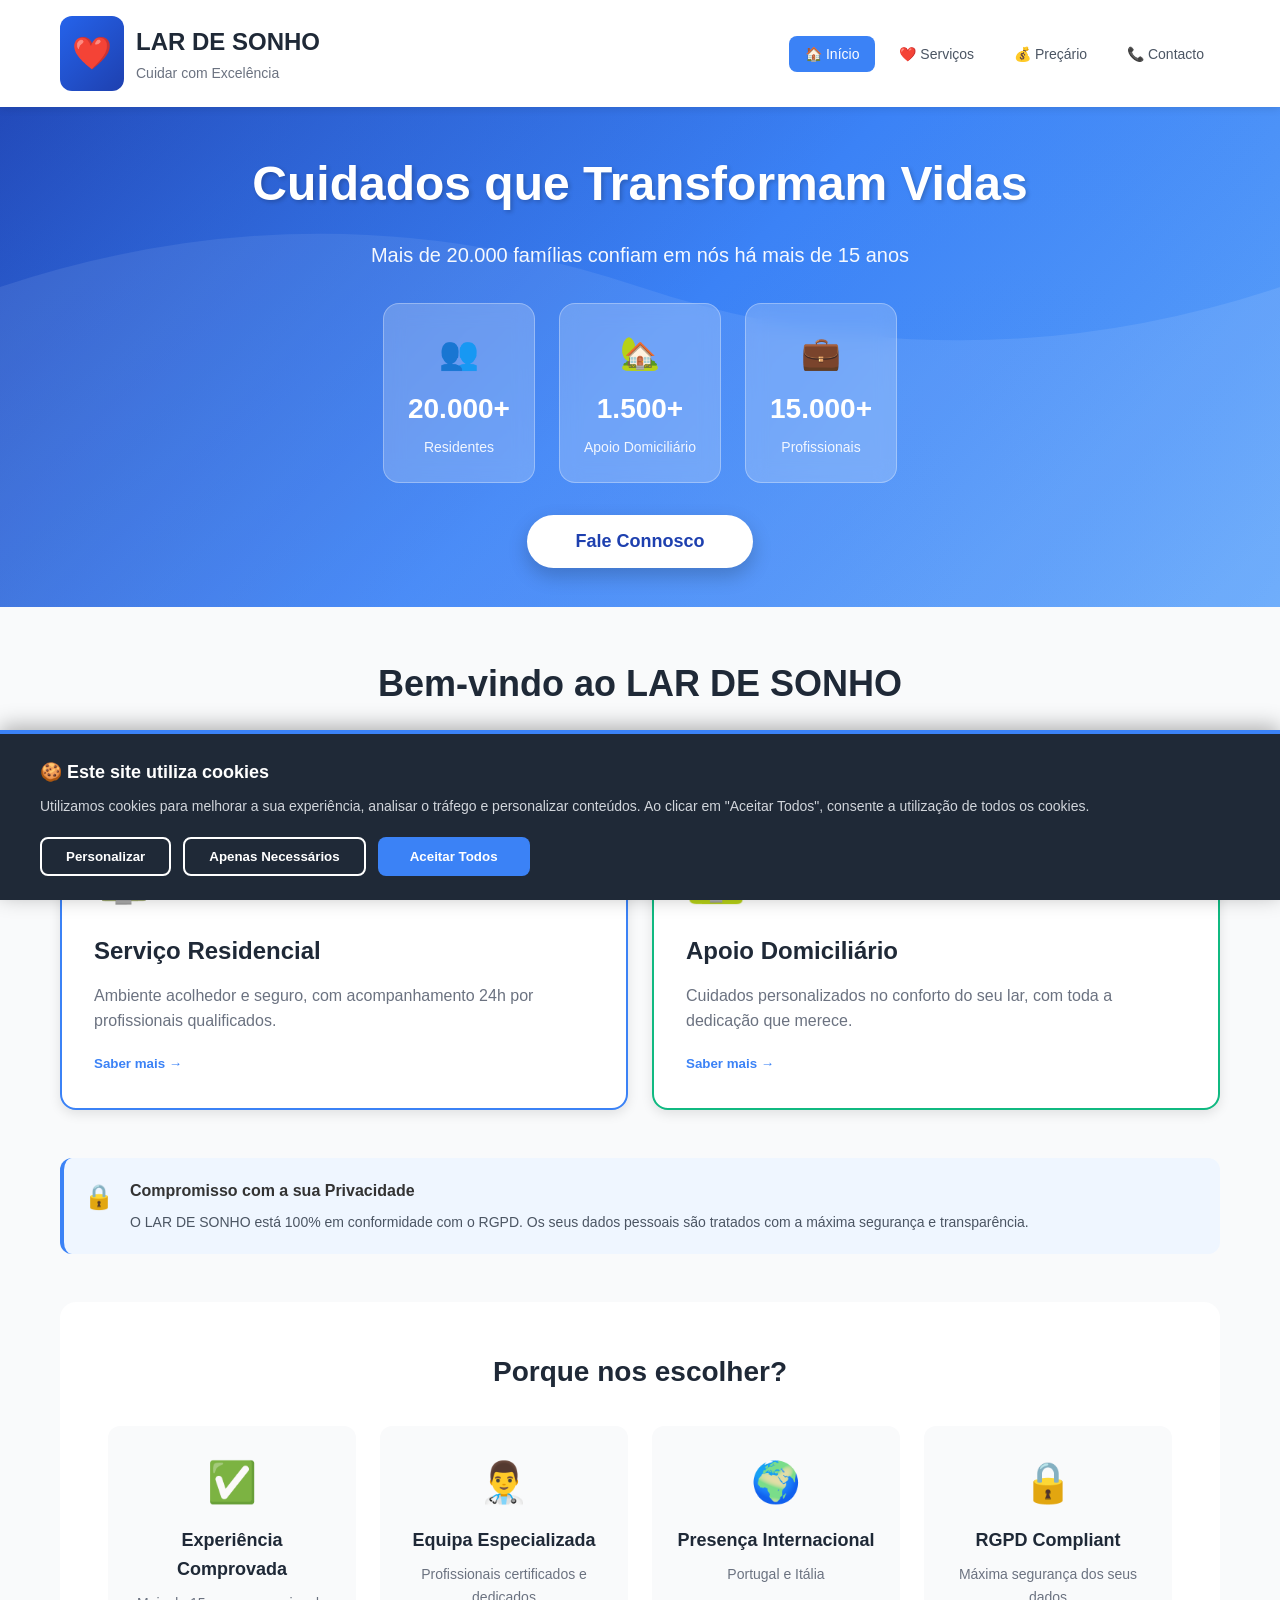
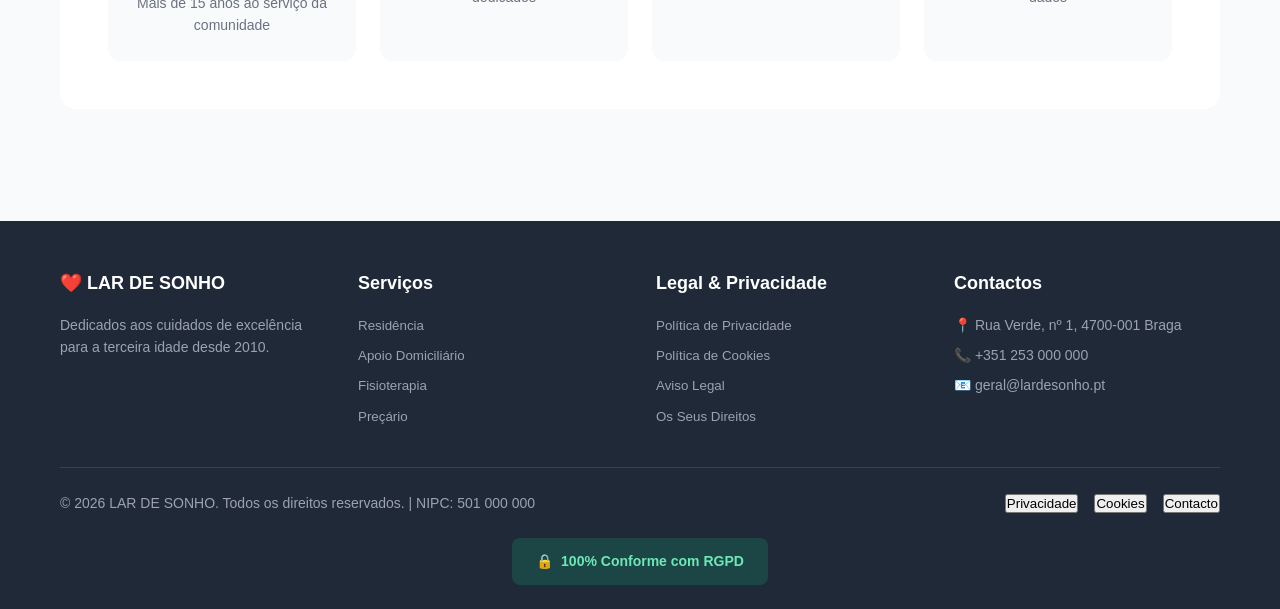
<file: main.html>
<!DOCTYPE html>
<html lang="pt">
<head>
    <meta charset="UTF-8">
    <meta name="viewport" content="width=device-width, initial-scale=1.0">
    <title>LAR DE SONHO - Cuidados de Excelência para a Terceira Idade</title>
    <link rel="stylesheet" href="styles.css">
</head>
<body>
    <!-- Cookie Banner -->
    <div id="cookieBanner" class="cookie-banner">
        <div class="cookie-content">
            <div class="cookie-text">
                <h3>🍪 Este site utiliza cookies</h3>
                <p>Utilizamos cookies para melhorar a sua experiência, analisar o tráfego e personalizar conteúdos. Ao clicar em "Aceitar Todos", consente a utilização de todos os cookies.</p>
            </div>
            <div class="cookie-buttons">
                <button onclick="showCookieSettings()" class="btn-outline">Personalizar</button>
                <button onclick="acceptCookies('necessary')" class="btn-outline">Apenas Necessários</button>
                <button onclick="acceptCookies('all')" class="btn-primary">Aceitar Todos</button>
            </div>
        </div>
    </div>

    <!-- Header -->
    <header class="header">
        <div class="container">
            <div class="header-content">
                <div class="logo">
                    <div class="logo-icon">❤️</div>
                    <div class="logo-text">
                        <h1>LAR DE SONHO</h1>
                        <p>Cuidar com Excelência</p>
                    </div>
                </div>

                <!-- Desktop Navigation -->
                <nav class="nav-desktop">
                    <button onclick="showPage('home')" class="nav-link active" data-page="home">🏠 Início</button>
                    <button onclick="showPage('services')" class="nav-link" data-page="services">❤️ Serviços</button>
                    <button onclick="showPage('pricing')" class="nav-link" data-page="pricing">💰 Preçário</button>
                    <button onclick="showPage('contact')" class="nav-link" data-page="contact">📞 Contacto</button>
                </nav>

                <!-- Mobile Menu Button -->
                <button class="mobile-menu-btn" onclick="toggleMobileMenu()">☰</button>
            </div>

            <!-- Mobile Navigation -->
            <nav id="mobileNav" class="nav-mobile">
                <button onclick="showPage('home'); toggleMobileMenu()" class="nav-link" data-page="home">🏠 Início</button>
                <button onclick="showPage('services'); toggleMobileMenu()" class="nav-link" data-page="services">❤️ Serviços</button>
                <button onclick="showPage('pricing'); toggleMobileMenu()" class="nav-link" data-page="pricing">💰 Preçário</button>
                <button onclick="showPage('privacy'); toggleMobileMenu()" class="nav-link" data-page="privacy">🔒 Privacidade</button>
                <button onclick="showPage('cookies'); toggleMobileMenu()" class="nav-link" data-page="cookies">🍪 Cookies</button>
                <button onclick="showPage('legal'); toggleMobileMenu()" class="nav-link" data-page="legal">📋 Aviso Legal</button>
                <button onclick="showPage('rights'); toggleMobileMenu()" class="nav-link" data-page="rights">✅ Seus Direitos</button>
                <button onclick="showPage('contact'); toggleMobileMenu()" class="nav-link" data-page="contact">📞 Contacto</button>
            </nav>
        </div>
    </header>

    <!-- Hero Banner -->
    <section class="hero-banner">
        <div class="hero-overlay"></div>
        <div class="hero-content">
            <h2 class="hero-title">Cuidados que Transformam Vidas</h2>
            <p class="hero-subtitle">Mais de 20.000 famílias confiam em nós há mais de 15 anos</p>
            <div class="hero-stats">
                <div class="stat-card">
                    <div class="stat-icon">👥</div>
                    <div class="stat-number">20.000+</div>
                    <div class="stat-label">Residentes</div>
                </div>
                <div class="stat-card">
                    <div class="stat-icon">🏡</div>
                    <div class="stat-number">1.500+</div>
                    <div class="stat-label">Apoio Domiciliário</div>
                </div>
                <div class="stat-card">
                    <div class="stat-icon">💼</div>
                    <div class="stat-number">15.000+</div>
                    <div class="stat-label">Profissionais</div>
                </div>
            </div>
            <button onclick="showPage('contact')" class="hero-btn">Fale Connosco</button>
        </div>
    </section>

    <!-- Main Content -->
    <main class="main-content">
        <div class="container">
            <!-- HOME PAGE -->
            <div id="homePage" class="page active">
                <div class="section-intro">
                    <h2 class="section-title">Bem-vindo ao LAR DE SONHO</h2>
                    <p class="section-description">Dedicados a proporcionar cuidados de excelência com dignidade, respeito e carinho</p>
                </div>

                <div class="services-grid">
                    <div class="service-card service-card-blue">
                        <div class="service-icon">🏠</div>
                        <h3>Serviço Residencial</h3>
                        <p>Ambiente acolhedor e seguro, com acompanhamento 24h por profissionais qualificados.</p>
                        <button onclick="showPage('services')" class="btn-link">Saber mais →</button>
                    </div>

                    <div class="service-card service-card-green">
                        <div class="service-icon">🏡</div>
                        <h3>Apoio Domiciliário</h3>
                        <p>Cuidados personalizados no conforto do seu lar, com toda a dedicação que merece.</p>
                        <button onclick="showPage('services')" class="btn-link">Saber mais →</button>
                    </div>
                </div>

                <div class="alert alert-info">
                    <div class="alert-icon">🔒</div>
                    <div>
                        <h4>Compromisso com a sua Privacidade</h4>
                        <p>O LAR DE SONHO está 100% em conformidade com o RGPD. Os seus dados pessoais são tratados com a máxima segurança e transparência.</p>
                    </div>
                </div>

                <div class="features-section">
                    <h3>Porque nos escolher?</h3>
                    <div class="features-grid">
                        <div class="feature">
                            <div class="feature-icon">✅</div>
                            <h4>Experiência Comprovada</h4>
                            <p>Mais de 15 anos ao serviço da comunidade</p>
                        </div>
                        <div class="feature">
                            <div class="feature-icon">👨‍⚕️</div>
                            <h4>Equipa Especializada</h4>
                            <p>Profissionais certificados e dedicados</p>
                        </div>
                        <div class="feature">
                            <div class="feature-icon">🌍</div>
                            <h4>Presença Internacional</h4>
                            <p>Portugal e Itália</p>
                        </div>
                        <div class="feature">
                            <div class="feature-icon">🔒</div>
                            <h4>RGPD Compliant</h4>
                            <p>Máxima segurança dos seus dados</p>
                        </div>
                    </div>
                </div>
            </div>

            <!-- SERVICES PAGE -->
            <div id="servicesPage" class="page">
                <h2 class="page-title">Nossos Serviços</h2>
                
                <div class="service-section">
                    <h3 class="service-title">🏠 Serviço de Residência</h3>
                    <div class="service-features">
                        <div class="feature-item">✅ Acompanhamento 24 horas por profissionais especializados</div>
                        <div class="feature-item">✅ Quartos confortáveis e adaptados</div>
                        <div class="feature-item">✅ Alimentação personalizada e balanceada</div>
                        <div class="feature-item">✅ Atividades recreativas e terapêuticas</div>
                        <div class="feature-item">✅ Acompanhamento médico e de enfermagem</div>
                        <div class="feature-item">✅ Fisioterapia e terapias complementares</div>
                    </div>
                </div>

                <div class="service-section service-section-green">
                    <h3 class="service-title">🏡 Apoio ao Domicílio</h3>
                    <div class="service-features">
                        <div class="feature-item">✅ Cuidados de higiene pessoal</div>
                        <div class="feature-item">✅ Preparação de refeições</div>
                        <div class="feature-item">✅ Administração de medicação</div>
                        <div class="feature-item">✅ Companhia e apoio emocional</div>
                        <div class="feature-item">✅ Tarefas domésticas ligeiras</div>
                        <div class="feature-item">✅ Acompanhamento a consultas médicas</div>
                    </div>
                </div>

                <div class="service-section service-section-purple">
                    <h3 class="service-title">💆 Serviços Terapêuticos</h3>
                    <div class="therapy-grid">
                        <div class="therapy-card">
                            <h4>Fisioterapia</h4>
                            <p>Recuperação e manutenção da mobilidade</p>
                        </div>
                        <div class="therapy-card">
                            <h4>Terapia Oriental</h4>
                            <p>Acupuntura e técnicas complementares</p>
                        </div>
                        <div class="therapy-card">
                            <h4>Terapias Tradicionais</h4>
                            <p>Massagens e tratamentos especializados</p>
                        </div>
                    </div>
                </div>
            </div>

            <!-- PRICING PAGE -->
            <div id="pricingPage" class="page">
                <h2 class="page-title">Preçário</h2>
                
                <div class="alert alert-info">
                    <strong>Nota:</strong> Os preços apresentados são indicativos. Para um orçamento personalizado, contacte-nos através dos nossos canais.
                </div>

                <div class="pricing-grid">
                    <div class="pricing-card pricing-card-blue">
                        <h3>Serviço Residencial</h3>
                        <p class="pricing-subtitle">Cuidados completos 24h</p>
                        
                        <div class="pricing-items">
                            <div class="pricing-item">
                                <span>Quarto Individual</span>
                                <strong>€1.200 - €1.800/mês</strong>
                            </div>
                            <div class="pricing-item">
                                <span>Quarto Duplo</span>
                                <strong>€900 - €1.200/mês</strong>
                            </div>
                            <div class="pricing-item">
                                <span>Suite Premium</span>
                                <strong>€2.000 - €2.500/mês</strong>
                            </div>
                        </div>

                        <div class="pricing-includes">
                            <strong>Incluído:</strong>
                            <ul>
                                <li>• Alimentação completa</li>
                                <li>• Cuidados de enfermagem</li>
                                <li>• Atividades recreativas</li>
                                <li>• Lavandaria</li>
                            </ul>
                        </div>
                    </div>

                    <div class="pricing-card pricing-card-green">
                        <h3>Apoio Domiciliário</h3>
                        <p class="pricing-subtitle">Flexível e personalizado</p>
                        
                        <div class="pricing-items">
                            <div class="pricing-item">
                                <span>2h/dia (5 dias/semana)</span>
                                <strong>€400 - €600/mês</strong>
                            </div>
                            <div class="pricing-item">
                                <span>4h/dia (5 dias/semana)</span>
                                <strong>€700 - €1.000/mês</strong>
                            </div>
                            <div class="pricing-item">
                                <span>Apoio 24h</span>
                                <strong>€1.500 - €2.200/mês</strong>
                            </div>
                        </div>

                        <div class="pricing-includes">
                            <strong>Serviços disponíveis:</strong>
                            <ul>
                                <li>• Higiene pessoal</li>
                                <li>• Preparação de refeições</li>
                                <li>• Administração medicação</li>
                                <li>• Companhia</li>
                            </ul>
                        </div>
                    </div>
                </div>

                <div class="additional-services">
                    <h3>Serviços Adicionais</h3>
                    <div class="additional-grid">
                        <div class="additional-card">
                            <h4>Fisioterapia</h4>
                            <div class="price">€30-€50</div>
                            <p>por sessão</p>
                        </div>
                        <div class="additional-card">
                            <h4>Terapia Oriental</h4>
                            <div class="price">€35-€60</div>
                            <p>por sessão</p>
                        </div>
                        <div class="additional-card">
                            <h4>Consulta Médica</h4>
                            <div class="price">€40-€70</div>
                            <p>por consulta</p>
                        </div>
                    </div>
                </div>
            </div>

            <!-- PRIVACY PAGE -->
            <div id="privacyPage" class="page">
                <h2 class="page-title">Política de Privacidade</h2>
                
                <div class="alert alert-info">
                    <strong>Última atualização:</strong> Janeiro 2026
                </div>

                <div class="content-section">
                    <h3>1. Responsável pelo Tratamento</h3>
                    <p><strong>Entidade:</strong> LAR DE SONHO</p>
                    <p><strong>Morada:</strong> Rua Verde, n.º 1, 4700-001 Braga, Portugal</p>
                    <p><strong>NIPC:</strong> 501 000 000</p>
                    <p><strong>Email:</strong> privacidade@lardesonho.pt</p>
                    <p><strong>Encarregado de Proteção de Dados (DPO):</strong> dpo@lardesonho.pt</p>
                </div>

                <div class="content-section">
                    <h3>2. Dados Pessoais Recolhidos</h3>
                    <p>No âmbito dos nossos serviços, podemos recolher as seguintes categorias de dados:</p>
                    
                    <div class="data-categories">
                        <div class="data-category">
                            <h4>📋 Dados de Identificação</h4>
                            <p>Nome, data de nascimento, número de identificação civil, morada, contactos (telefone, email).</p>
                        </div>
                        <div class="data-category">
                            <h4>🏥 Dados de Saúde</h4>
                            <p>Informação médica necessária para prestação de cuidados (com consentimento explícito).</p>
                        </div>
                        <div class="data-category">
                            <h4>💰 Dados Económicos</h4>
                            <p>Rendimentos (apenas quando relevante para apoios sociais).</p>
                        </div>
                        <div class="data-category">
                            <h4>👨‍👩‍👦 Dados de Familiares</h4>
                            <p>Informação de contacto de responsáveis/cuidadores (com base em interesse legítimo).</p>
                        </div>
                        <div class="data-category">
                            <h4>🔐 Dados Biométricos</h4>
                            <p>Impressões digitais para controlo de acessos (apenas funcionários, com consentimento).</p>
                        </div>
                    </div>
                </div>

                <div class="content-section">
                    <h3>3. Finalidades e Fundamentos Legais</h3>
                    <div class="legal-bases">
                        <div class="legal-item">
                            <strong>✅ Prestação de Serviços</strong>
                            <p>Fundamento: Execução de contrato (Art. 6.º, n.º 1, al. b) RGPD)</p>
                        </div>
                        <div class="legal-item">
                            <strong>✅ Tratamento de Dados de Saúde</strong>
                            <p>Fundamento: Consentimento explícito (Art. 9.º, n.º 2, al. a) RGPD)</p>
                        </div>
                        <div class="legal-item">
                            <strong>✅ Obrigações Legais</strong>
                            <p>Fundamento: Cumprimento de obrigação legal (Art. 6.º, n.º 1, al. c) RGPD)</p>
                        </div>
                        <div class="legal-item">
                            <strong>✅ Marketing (opcional)</strong>
                            <p>Fundamento: Consentimento (Art. 6.º, n.º 1, al. a) RGPD) - pode retirar a qualquer momento</p>
                        </div>
                    </div>
                </div>

                <div class="content-section">
                    <h3>4. Medidas de Segurança</h3>
                    <div class="security-grid">
                        <div class="security-item">
                            <h4>🔒 Técnicas</h4>
                            <ul>
                                <li>• Encriptação de dados</li>
                                <li>• Controlo de acessos</li>
                                <li>• Backups regulares</li>
                                <li>• Firewalls e antivírus</li>
                            </ul>
                        </div>
                        <div class="security-item">
                            <h4>👥 Organizativas</h4>
                            <ul>
                                <li>• Formação de colaboradores</li>
                                <li>• Políticas internas</li>
                                <li>• Auditoria regular</li>
                                <li>• Dever de confidencialidade</li>
                            </ul>
                        </div>
                    </div>
                </div>
            </div>

            <!-- COOKIES PAGE -->
            <div id="cookiesPage" class="page">
                <h2 class="page-title">Política de Cookies</h2>
                
                <div class="content-section">
                    <h3>O que são Cookies?</h3>
                    <p>Cookies são pequenos ficheiros de texto armazenados no seu dispositivo quando visita o nosso website. Ajudam a melhorar a sua experiência de navegação e permitem-nos analisar o tráfego do site.</p>
                </div>

                <div class="content-section">
                    <h3>Tipos de Cookies Utilizados</h3>
                    
                    <div class="cookie-types">
                        <div class="cookie-type cookie-necessary">
                            <div class="cookie-header">
                                <h4>🔒 Cookies Necessários</h4>
                                <span class="badge badge-required">OBRIGATÓRIOS</span>
                            </div>
                            <p>Essenciais para o funcionamento do website. Não podem ser desativados.</p>
                            <p class="cookie-detail"><strong>Exemplos:</strong> Sessão de utilizador, preferências de idioma</p>
                            <p class="cookie-detail"><strong>Duração:</strong> Sessão ou até 1 ano</p>
                        </div>

                        <div class="cookie-type cookie-functional">
                            <div class="cookie-header">
                                <h4>⚙️ Cookies Funcionais</h4>
                                <span class="badge badge-optional">OPCIONAL</span>
                            </div>
                            <p>Melhoram a funcionalidade e personalização do site.</p>
                            <p class="cookie-detail"><strong>Exemplos:</strong> Preferências de visualização</p>
                            <p class="cookie-detail"><strong>Duração:</strong> Até 2 anos</p>
                        </div>

                        <div class="cookie-type cookie-analytics">
                            <div class="cookie-header">
                                <h4>📊 Cookies Analíticos</h4>
                                <span class="badge badge-optional">OPCIONAL</span>
                            </div>
                            <p>Permitem analisar o uso do website e melhorar o desempenho.</p>
                            <p class="cookie-detail"><strong>Exemplos:</strong> Google Analytics</p>
                            <p class="cookie-detail"><strong>Duração:</strong> Até 2 anos</p>
                        </div>

                        <div class="cookie-type cookie-marketing">
                            <div class="cookie-header">
                                <h4>🎯 Cookies de Marketing</h4>
                                <span class="badge badge-optional">OPCIONAL</span>
                            </div>
                            <p>Utilizados para publicidade direcionada.</p>
                            <p class="cookie-detail"><strong>Exemplos:</strong> Facebook Pixel, Google Ads</p>
                            <p class="cookie-detail"><strong>Duração:</strong> Até 2 anos</p>
                        </div>
                    </div>
                </div>

                <div class="content-section">
                    <h3>Gestão de Preferências</h3>
                    <div class="cookie-preferences">
                        <div class="preference-item">
                            <span>Cookies Necessários</span>
                            <label class="switch">
                                <input type="checkbox" checked disabled>
                                <span class="slider"></span>
                            </label>
                        </div>
                        <div class="preference-item">
                            <span>Cookies Funcionais</span>
                            <label class="switch">
                                <input type="checkbox" id="functional-cookies">
                                <span class="slider"></span>
                            </label>
                        </div>
                        <div class="preference-item">
                            <span>Cookies Analíticos</span>
                            <label class="switch">
                                <input type="checkbox" id="analytics-cookies">
                                <span class="slider"></span>
                            </label>
                        </div>
                        <div class="preference-item">
                            <span>Cookies de Marketing</span>
                            <label class="switch">
                                <input type="checkbox" id="marketing-cookies">
                                <span class="slider"></span>
                            </label>
                        </div>
                    </div>
                    <button onclick="saveCookiePreferences()" class="btn-primary btn-full">Guardar Preferências</button>
                </div>
            </div>

            <!-- LEGAL PAGE -->
            <div id="legalPage" class="page">
                <h2 class="page-title">Aviso Legal</h2>
                
                <div class="content-section">
                    <h3>Identificação da Entidade</h3>
                    <p><strong>Denominação Social:</strong> LAR DE SONHO - Residências e Apoio Domiciliário, Lda.</p>
                    <p><strong>Sede:</strong> Rua Verde, n.º 1, 4700-001 Braga, Portugal</p>
                    <p><strong>NIPC:</strong> 501 000 000</p>
                    <p><strong>Capital Social:</strong> €50.000,00</p>
                    <p><strong>Email:</strong> geral@lardesonho.pt</p>
                    <p><strong>Telefone:</strong> +351 253 000 000</p>
                </div>

                <div class="content-section">
                    <h3>Videovigilância</h3>
                    <div class="alert alert-warning">
                        <strong>🎥 Áreas sob Videovigilância</strong>
                        <p>As nossas instalações dispõem de sistema de videovigilância nas seguintes áreas:</p>
                        <ul>
                            <li>• Corredores (segurança de utentes e trabalhadores)</li>
                            <li>• Entradas e saídas (controlo de acessos)</li>
                            <li>• Cozinha (higiene e segurança alimentar)</li>
                        </ul>
                        <p><strong>Finalidade:</strong> Segurança de pessoas e bens, conforme Lei n.º 1/2005</p>
                        <p><strong>Conservação:</strong> Máximo 30 dias</p>
                    </div>
                </div>

                <div class="content-section">
                    <h3>Legislação Aplicável</h3>
                    <ul>
                        <li>• Regulamento (UE) 2016/679 (RGPD)</li>
                        <li>• Lei n.º 58/2019 (Proteção de Dados)</li>
                        <li>• Lei n.º 1/2005 (Videovigilância)</li>
                        <li>• Código Civil e Código de Direito de Autor</li>
                    </ul>
                </div>
            </div>

            <!-- RIGHTS PAGE -->
            <div id="rightsPage" class="page">
                <h2 class="page-title">Os Seus Direitos (RGPD)</h2>
                
                <div class="alert alert-info">
                    Ao abrigo do Regulamento Geral sobre a Proteção de Dados (RGPD), tem os seguintes direitos relativamente aos seus dados pessoais:
                </div>

                <div class="rights-grid">
                    <div class="right-card">
                        <div class="right-icon">✅</div>
                        <h3>Direito de Acesso</h3>
                        <p class="right-article">Art. 15.º RGPD</p>
                        <p>Pode solicitar informação sobre que dados pessoais tratamos sobre si e obter uma cópia dos mesmos.</p>
                        <p class="right-deadline">Prazo: 1 mês</p>
                    </div>

                    <div class="right-card">
                        <div class="right-icon">📝</div>
                        <h3>Direito de Retificação</h3>
                        <p class="right-article">Art. 16.º RGPD</p>
                        <p>Pode solicitar a correção de dados incorretos ou incompletos.</p>
                        <p class="right-deadline">Prazo: 1 mês</p>
                    </div>

                    <div class="right-card">
                        <div class="right-icon">❌</div>
                        <h3>Direito ao Apagamento</h3>
                        <p class="right-article">Art. 17.º RGPD</p>
                        <p>Pode solicitar o apagamento dos seus dados quando não sejam mais necessários.</p>
                    </div>

                    <div class="right-card">
                        <div class="right-icon">⚠️</div>
                        <h3>Direito de Limitação</h3>
                        <p class="right-article">Art. 18.º RGPD</p>
                        <p>Pode solicitar a limitação do tratamento em determinadas circunstâncias.</p>
                    </div>

                    <div class="right-card">
                        <div class="right-icon">🛑</div>
                        <h3>Direito de Oposição</h3>
                        <p class="right-article">Art. 21.º RGPD</p>
                        <p>Pode opor-se ao tratamento dos seus dados para fins de marketing direto.</p>
                    </div>

                    <div class="right-card">
                        <div class="right-icon">📦</div>
                        <h3>Direito à Portabilidade</h3>
                        <p class="right-article">Art. 20.º RGPD</p>
                        <p>Pode receber os seus dados num formato estruturado.</p>
                    </div>
                </div>

                <div class="content-section">
                    <h3>Como Exercer os Seus Direitos?</h3>
                    <div class="contact-methods">
                        <div class="contact-method">
                            <strong>📧 Por Email:</strong> dpo@lardesonho.pt
                        </div>
                        <div class="contact-method">
                            <strong>📞 Por Telefone:</strong> +351 253 000 000
                        </div>
                        <div class="contact-method">
                            <strong>✉️ Por Correio:</strong> LAR DE SONHO - Encarregado de Proteção de Dados, Rua Verde, n.º 1, 4700-001 Braga
                        </div>
                    </div>
                </div>

                <div class="content-section">
                    <h3>Direito de Reclamação</h3>
                    <p>Se considerar que os seus direitos não estão a ser respeitados, pode apresentar reclamação:</p>
                    <div class="alert alert-info">
                        <div>
                            <strong>🇵🇹 CNPD - Comissão Nacional de Proteção de Dados</strong>
                            <p>Av. D. Carlos I, 134, 1.º, 1200-651 Lisboa</p>
                            <p>Tel: +351 213 928 400 | Email: geral@cnpd.pt</p>
                        </div>
                    </div>
                </div>

                <div class="content-section">
                    <h3>💡 Formulário Rápido</h3>
                    <p>Preencha o formulário abaixo para exercer os seus direitos:</p>
                    <form onsubmit="submitRightsRequest(event)">
                        <div class="form-group">
                            <select id="rightsSelect" required>
                                <option>Selecione o direito que pretende exercer</option>
                                <option>Acesso aos meus dados</option>
                                <option>Retificação de dados</option>
                                <option>Apagamento de dados</option>
                                <option>Oposição ao tratamento</option>
                                <option>Portabilidade de dados</option>
                                <option>Outro</option>
                            </select>
                        </div>
                        <div class="form-group">
                            <textarea id="rightsDescription" rows="4" placeholder="Descreva o seu pedido..." required></textarea>
                        </div>
                        <button type="submit" class="btn-primary btn-full">Enviar Pedido</button>
                    </form>
                </div>
            </div>

            <!-- CONTACT PAGE -->
            <div id="contactPage" class="page">
                <h2 class="page-title">Contactos</h2>
                
                <div class="contact-grid">
                    <div class="contact-card">
                        <h3>📍 Sede - Portugal</h3>
                        <div class="contact-info">
                            <div class="contact-item">
                                <div class="contact-icon">📍</div>
                                <div class="contact-details">
                                    <strong>Morada</strong>
                                    <p>Rua Verde, n.º 1<br>4700-001 Braga<br>Portugal</p>
                                </div>
                            </div>
                            <div class="contact-item">
                                <div class="contact-icon">📞</div>
                                <div class="contact-details">
                                    <strong>Telefone</strong>
                                    <p>+351 253 000 000</p>
                                </div>
                            </div>
                            <div class="contact-item">
                                <div class="contact-icon">📧</div>
                                <div class="contact-details">
                                    <strong>Email Geral</strong>
                                    <p>geral@lardesonho.pt</p>
                                </div>
                            </div>
                            <div class="contact-item">
                                <div class="contact-icon">🕐</div>
                                <div class="contact-details">
                                    <strong>Horário</strong>
                                    <p>Seg-Sex: 09:00 - 18:00<br>Sáb: 09:00 - 13:00</p>
                                </div>
                            </div>
                        </div>
                    </div>

                    <div class="contact-card contact-card-green">
                        <h3>🇮🇹 Itália</h3>
                        <div class="contact-info">
                            <div class="contact-item">
                                <div class="contact-icon">📍</div>
                                <div class="contact-details">
                                    <strong>Morada</strong>
                                    <p>Via della Stella, 25<br>20121 Milano<br>Italia</p>
                                </div>
                            </div>
                            <div class="contact-item">
                                <div class="contact-icon">📞</div>
                                <div class="contact-details">
                                    <strong>Telefone</strong>
                                    <p>+39 02 1234 5678</p>
                                </div>
                            </div>
                            <div class="contact-item">
                                <div class="contact-icon">📧</div>
                                <div class="contact-details">
                                    <strong>Email</strong>
                                    <p>italia@lardesonho.pt</p>
                                </div>
                            </div>
                        </div>
                    </div>
                </div>

                <div class="content-section">
                    <h3>📬 Contactos Específicos</h3>
                    <div class="contact-specific">
                        <div class="specific-card">
                            <h4>🔒 Proteção de Dados (DPO)</h4>
                            <p>dpo@lardesonho.pt</p>
                            <p class="cookie-detail">Para questões de privacidade e RGPD</p>
                        </div>
                        <div class="specific-card">
                            <h4>📝 Inscrições</h4>
                            <p>inscricoes@lardesonho.pt</p>
                            <p class="cookie-detail">Para novos utentes</p>
                        </div>
                        <div class="specific-card">
                            <h4>💼 Recursos Humanos</h4>
                            <p>rh@lardesonho.pt</p>
                            <p class="cookie-detail">Para candidaturas</p>
                        </div>
                        <div class="specific-card">
                            <h4>💰 Financeiro</h4>
                            <p>financeiro@lardesonho.pt</p>
                            <p class="cookie-detail">Para questões de pagamentos</p>
                        </div>
                    </div>
                </div>

                <div class="contact-form">
                    <h3>💬 Envie-nos uma Mensagem</h3>
                    <form onsubmit="submitContactForm(event)">
                        <div class="form-grid">
                            <div class="form-group">
                                <input type="text" id="contactName" placeholder="Nome completo *" required>
                            </div>
                            <div class="form-group">
                                <input type="email" id="contactEmail" placeholder="Email *" required>
                            </div>
                        </div>
                        <div class="form-group">
                            <input type="tel" id="contactPhone" placeholder="Telefone">
                        </div>
                        <div class="form-group">
                            <select id="contactSubject" required>
                                <option>Assunto *</option>
                                <option>Informações sobre Serviços</option>
                                <option>Inscrição como Utente</option>
                                <option>Candidatura a Emprego</option>
                                <option>Questões de Privacidade</option>
                                <option>Reclamação</option>
                                <option>Outro</option>
                            </select>
                        </div>
                        <div class="form-group">
                            <textarea id="contactMessage" rows="5" placeholder="Mensagem *" required></textarea>
                        </div>
                        
                        <div class="form-checkbox">
                            <label>
                                <input type="checkbox" id="contactConsent" required>
                                <span>Li e aceito a <button type="button" onclick="showPage('privacy')" class="btn-link">Política de Privacidade</button> e autorizo o tratamento dos meus dados pessoais para efeitos de resposta ao meu contacto. *</span>
                            </label>
                        </div>

                        <button type="submit" class="btn-primary btn-full">Enviar Mensagem</button>
                    </form>
                </div>

                <div class="alert alert-warning">
                    <div class="alert-icon">🚨</div>
                    <div>
                        <h4>Em caso de Emergência</h4>
                        <p>Para situações urgentes fora do horário de atendimento:</p>
                        <p style="font-size: 18px; font-weight: 700; margin-top: 8px;">📞 +351 912 345 678 (24h)</p>
                    </div>
                </div>
            </div>
        </div>
    </main>

    <!-- Footer -->
    <footer class="footer">
        <div class="container">
            <div class="footer-grid">
                <div class="footer-section">
                    <h3>❤️ LAR DE SONHO</h3>
                    <p>Dedicados aos cuidados de excelência para a terceira idade desde 2010.</p>
                </div>

                <div class="footer-section">
                    <h3>Serviços</h3>
                    <ul>
                        <li><button onclick="showPage('services')">Residência</button></li>
                        <li><button onclick="showPage('services')">Apoio Domiciliário</button></li>
                        <li><button onclick="showPage('services')">Fisioterapia</button></li>
                        <li><button onclick="showPage('pricing')">Preçário</button></li>
                    </ul>
                </div>

                <div class="footer-section">
                    <h3>Legal & Privacidade</h3>
                    <ul>
                        <li><button onclick="showPage('privacy')">Política de Privacidade</button></li>
                        <li><button onclick="showPage('cookies')">Política de Cookies</button></li>
                        <li><button onclick="showPage('legal')">Aviso Legal</button></li>
                        <li><button onclick="showPage('rights')">Os Seus Direitos</button></li>
                    </ul>
                </div>

                <div class="footer-section">
                    <h3>Contactos</h3>
                    <ul>
                        <li>📍 Rua Verde, nº 1, 4700-001 Braga</li>
                        <li>📞 +351 253 000 000</li>
                        <li>📧 geral@lardesonho.pt</li>
                    </ul>
                </div>
            </div>

            <div class="footer-bottom">
                <p>© 2026 LAR DE SONHO. Todos os direitos reservados. | NIPC: 501 000 000</p>
                <div class="footer-links">
                    <button onclick="showPage('privacy')">Privacidade</button>
                    <button onclick="showPage('cookies')">Cookies</button>
                    <button onclick="showPage('contact')">Contacto</button>
                </div>
            </div>

            <div class="footer-compliance">
                <div class="compliance-badge">
                    <span>🔒</span>
                    <span>100% Conforme com RGPD</span>
                </div>
            </div>
        </div>
    </footer>

    <script src="script.js"></script>
</body>
</html>
</file>
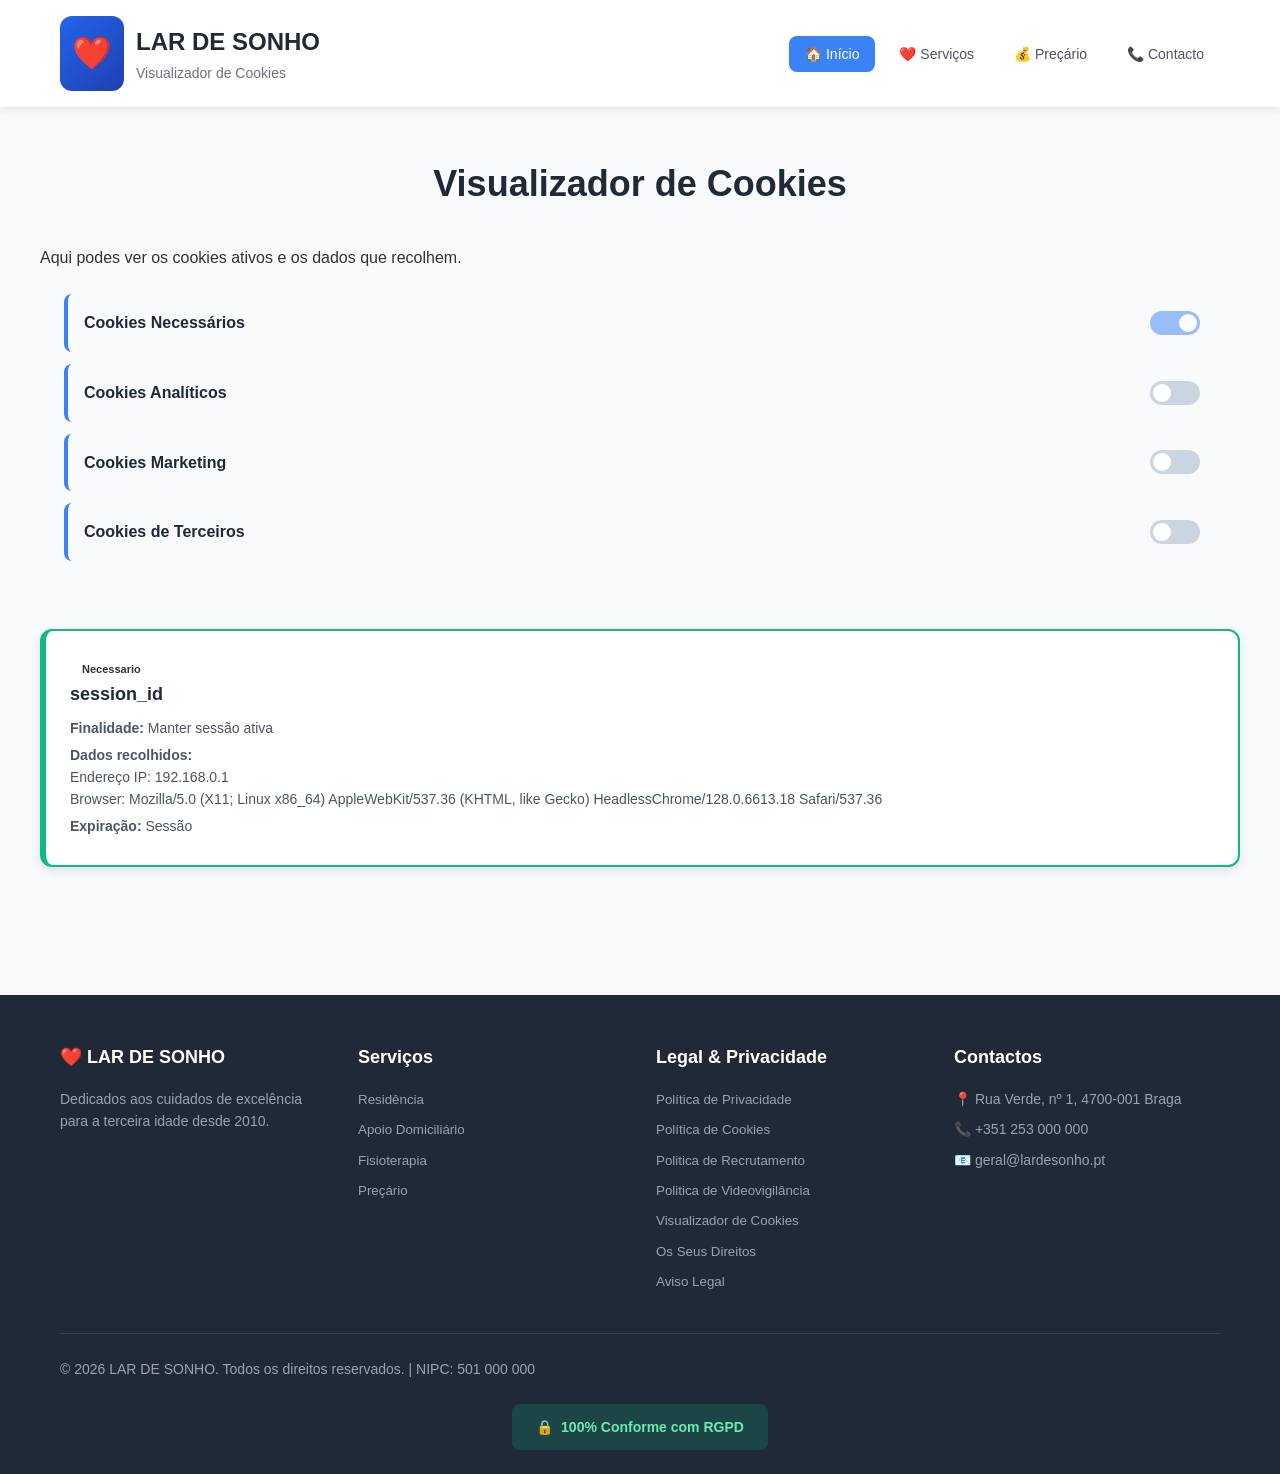
<file: visualizador.html>
<!DOCTYPE html>
<html lang="pt-PT">
<head>
    <meta charset="UTF-8">
    <meta name="viewport" content="width=device-width, initial-scale=1.0">
    <title>Visualizador de Cookies</title>
    <link rel="stylesheet" href="styles.css">
    <style>
        
        .cookie-card {
            background: white;
            padding: 24px;
            border-radius: 12px;
            box-shadow: 0 4px 12px rgba(0,0,0,0.1);
            border-left: 6px solid;
            margin-bottom: 16px;
            transition: all 0.3s;
        }
        .cookie-card.necessario { border-color: #10b981; }
        .cookie-card.analitico { border-color: #3b82f6; }
        .cookie-card.marketing { border-color: #f97316; }
        .cookie-card.terceiros { border-color: #a855f7; }

        .cookie-card h4 { margin-bottom: 8px; color: #1f2937; }
        .cookie-card p { font-size: 14px; color: #4b5563; margin-bottom: 4px; }

        .cookie-preferences {
            margin-bottom: 32px;
        }

        .cookie-preferences .preference-item span {
            font-weight: 600;
            color: #1f2937;
        }

        .cookie-preferences .preference-item {
            display: flex;
            justify-content: space-between;
            align-items: center;
            padding: 16px;
            background: #f9fafb;
            border-radius: 8px;
            margin-bottom: 12px;
            border-left: 4px solid #3b82f6;
        }

        @media (max-width: 640px) {
            .cookie-preferences .preference-item { flex-direction: column; align-items: flex-start; }
        }
    </style>
</head>
<body>
    
    <header class="header">
        <div class="container">
            <div class="header-content">
                <div class="logo">
                    <div class="logo-icon">❤️</div>
                    <div class="logo-text">
                        <h1>LAR DE SONHO</h1>
                        <p>Visualizador de Cookies</p>
                    </div>
                </div>
                
                <nav class="nav-desktop">
                    <button onclick="window.location.href='index.html'" class="nav-link active" data-page="home">🏠 Início</button>
                    <button onclick="window.location.href='index.html'" class="nav-link" data-page="services">❤️ Serviços</button>
                    <button onclick="window.location.href='index.html'" class="nav-link" data-page="pricing">💰 Preçário</button>
                    <button onclick="window.location.href='index.html'" class="nav-link" data-page="contact">📞 Contacto</button>
                </nav>

                
                <button class="mobile-menu-btn" onclick="toggleMobileMenu()">☰</button>
            </div>
            
            <nav id="mobileNav" class="nav-mobile">
                <button onclick="showPage('home'); toggleMobileMenu()" class="nav-link" data-page="home">🏠
                    Início</button>
                <button onclick="showPage('services'); toggleMobileMenu()" class="nav-link" data-page="services">❤️
                    Serviços</button>
                <button onclick="showPage('pricing'); toggleMobileMenu()" class="nav-link" data-page="pricing">💰
                    Preçário</button>
                <button onclick="showPage('privacy'); toggleMobileMenu()" class="nav-link" data-page="privacy">🔒
                    Privacidade</button>
                <button onclick="showPage('cookies'); toggleMobileMenu()" class="nav-link" data-page="cookies">🍪
                    Cookies</button>
                <button onclick="showPage('legal'); toggleMobileMenu()" class="nav-link" data-page="legal">📋 Aviso
                    Legal</button>
                <button onclick="showPage('rights'); toggleMobileMenu()" class="nav-link" data-page="rights">✅ Seus
                    Direitos</button>
                <button onclick="showPage('recrutamento'); toggleMobileMenu()" class="nav-link" data-page="recrutamento">
                    🧑‍💼 Recrutamento</button>
                <button onclick="showPage('cctv'); toggleMobileMenu()" class="nav-link" data-page="cctv">Videovigilancia</button>
                <button onclick="showPage('contact'); toggleMobileMenu()" class="nav-link" data-page="contact">📞
                    Contacto</button>
            </nav>
        </div>
    </header>

    <div class="container main-content page active">
        <h1 class="page-title">Visualizador de Cookies</h1>
        <p>Aqui podes ver os cookies ativos e os dados que recolhem.</p>

        
        <div class="cookie-preferences">
            <div class="preference-item">
                <span>Cookies Necessários</span>
                <label class="switch">
                    <input type="checkbox" checked disabled>
                    <span class="slider"></span>
                </label>
            </div>
            <div class="preference-item">
                <span>Cookies Analíticos</span>
                <label class="switch">
                    <input type="checkbox" id="analytics-toggle">
                    <span class="slider"></span>
                </label>
            </div>
            <div class="preference-item">
                <span>Cookies Marketing</span>
                <label class="switch">
                    <input type="checkbox" id="marketing-toggle">
                    <span class="slider"></span>
                </label>
            </div>
            <div class="preference-item">
                <span>Cookies de Terceiros</span>
                <label class="switch">
                    <input type="checkbox" id="thirdparty-toggle">
                    <span class="slider"></span>
                </label>
            </div>
        </div>

        
        <div class="cookie-details" id="cookie-details"></div>
    </div>

    
    <footer class="footer">
        <div class="container">
            <div class="footer-grid">
                <div class="footer-section">
                    <h3>❤️ LAR DE SONHO</h3>
                    <p>Dedicados aos cuidados de excelência para a terceira idade desde 2010.</p>
                </div>

                <div class="footer-section">
                    <h3>Serviços</h3>
                    <ul>
                        <li><button onclick="showPage('services')">Residência</button></li>
                        <li><button onclick="showPage('services')">Apoio Domiciliário</button></li>
                        <li><button onclick="showPage('services')">Fisioterapia</button></li>
                        <li><button onclick="showPage('pricing')">Preçário</button></li>
                    </ul>
                </div>

                <div class="footer-section">
                    <h3>Legal & Privacidade</h3>
                    <ul>
                        <li><button onclick="showPage('privacy')">Política de Privacidade</button></li>
                        <li><button onclick="showPage('cookies')">Política de Cookies</button></li>
                        <li><button onclick="showPage('recrutamento')">Politica de Recrutamento</button></li>
                        <li><button onclick="showPage('cctv')">Politica de Videovigilância</button></li>
                        <li><button onclick="window.location.href='visualizador.html'">Visualizador de Cookies</button>
                        <li><button onclick="showPage('rights')">Os Seus Direitos</button></li>
                        <li><button onclick="showPage('legal')">Aviso Legal</button></li>
                        </li>
                    </ul>
                </div>

                <div class="footer-section">
                    <h3>Contactos</h3>
                    <ul>
                        <li>📍 Rua Verde, nº 1, 4700-001 Braga</li>
                        <li>📞 +351 253 000 000</li>
                        <li>📧 geral@lardesonho.pt</li>
                    </ul>
                </div>
            </div>

            <div class="footer-bottom">
                <p>© 2026 LAR DE SONHO. Todos os direitos reservados. | NIPC: 501 000 000</p>
            </div>

            <div class="footer-compliance">
                <div class="compliance-badge">
                    <span>🔒</span>
                    <span>100% Conforme com RGPD</span>
                </div>
            </div>
        </div>
    </footer>

    <script>
        
        const cookies = [
            { name: "session_id", category: "necessario", purpose: "Manter sessão ativa", data: ["Endereço IP", "Browser"], expiry: "Sessão" },
            { name: "analytics_ua", category: "analitico", purpose: "Estatísticas de uso", data: ["Páginas visitadas", "Tempo de navegação"], expiry: "2 anos" },
            { name: "ads_pixel", category: "marketing", purpose: "Publicidade direcionada", data: ["Interesses", "Páginas visitadas"], expiry: "6 meses" },
            { name: "social_fb", category: "terceiros", purpose: "Integração Facebook", data: ["ID de utilizador", "Páginas visitadas"], expiry: "1 ano" },
        ];

        
        const userData = {
            "Endereço IP": "192.168.0.1",
            "Browser": navigator.userAgent,
            "Páginas visitadas": "home, serviços, contacto",
            "Tempo de navegação": "5 min",
            "Interesses": "Terapias alternativas, Relaxamento",
            "ID de utilizador": "12345"
        };

        function renderCookies() {
            const container = document.getElementById("cookie-details");
            container.innerHTML = "";

            const analyticsActive = document.getElementById("analytics-toggle").checked;
            const marketingActive = document.getElementById("marketing-toggle").checked;
            const thirdpartyActive = document.getElementById("thirdparty-toggle").checked;

            cookies.forEach(cookie => {
                if (
                    cookie.category === "necessario" ||
                    (cookie.category === "analitico" && analyticsActive) ||
                    (cookie.category === "marketing" && marketingActive) ||
                    (cookie.category === "terceiros" && thirdpartyActive)
                ) {
                    const card = document.createElement("div");
                    card.className = `cookie-card ${cookie.category}`;

                    const dataList = cookie.data.map(d => `${d}: ${userData[d] || "N/A"}`).join("<br>");

                    card.innerHTML = `
                        <span class="badge badge-${cookie.category}">${cookie.category.charAt(0).toUpperCase() + cookie.category.slice(1)}</span>
                        <h4>${cookie.name}</h4>
                        <p><strong>Finalidade:</strong> ${cookie.purpose}</p>
                        <p><strong>Dados recolhidos:</strong><br>${dataList}</p>
                        <p><strong>Expiração:</strong> ${cookie.expiry}</p>
                    `;
                    container.appendChild(card);
                }
            });
        }

        document.getElementById("analytics-toggle").addEventListener("change", renderCookies);
        document.getElementById("marketing-toggle").addEventListener("change", renderCookies);
        document.getElementById("thirdparty-toggle").addEventListener("change", renderCookies);

        renderCookies();
    </script>
</body>
</html>
</file>
<file: styles.css>
* {
    margin: 0;
    padding: 0;
    box-sizing: border-box;
}

body {
    font-family: -apple-system, BlinkMacSystemFont, 'Segoe UI', Roboto, 'Helvetica Neue', Arial, sans-serif;
    line-height: 1.6;
    color: #333;
    background: #f9fafb;
}

.container {
    max-width: 1200px;
    margin: 0 auto;
    padding: 0 20px;
}


.cookie-banner {
    position: fixed;
    bottom: 0;
    left: 0;
    right: 0;
    background: #1f2937;
    color: white;
    padding: 24px;
    box-shadow: 0 -4px 20px rgba(0,0,0,0.3);
    z-index: 1000;
    border-top: 4px solid #3b82f6;
    display: none;
}

.cookie-banner.show {
    display: block;
}

.cookie-content {
    max-width: 1200px;
    margin: 0 auto;
    display: flex;
    align-items: center;
    justify-content: space-between;
    gap: 20px;
    flex-wrap: wrap;
}

.cookie-text h3 {
    font-size: 18px;
    margin-bottom: 8px;
}

.cookie-text p {
    color: #d1d5db;
    font-size: 14px;
}

.cookie-buttons {
    display: flex;
    gap: 12px;
    flex-wrap: wrap;
}

/* === MODAL DE COOKIES (visual branco, limpo) === */
.cookie-modal-overlay {
  position: fixed;
  inset: 0;
  background: rgba(15, 23, 42, 0.55);
  display: none;
  align-items: center;
  justify-content: center;
  padding: 18px;
  z-index: 2000;
}

.cookie-modal-overlay.is-open {
  display: flex;
}

.cookie-modal {
  width: min(720px, 100%);
  background: #fff;
  border-radius: 18px;
  box-shadow: 0 30px 80px rgba(0,0,0,0.28);
  border: 1px solid #e5e7eb;
  overflow: hidden;
}

.cookie-modal__header {
  display: flex;
  align-items: flex-start;
  justify-content: space-between;
  gap: 16px;
  padding: 18px 18px 12px;
  border-bottom: 1px solid #eef2f7;
}

.cookie-modal__titlewrap {
  display: flex;
  gap: 12px;
  align-items: flex-start;
}

.cookie-modal__brand {
  width: 42px;
  height: 42px;
  border-radius: 12px;
  display: grid;
  place-items: center;
  background: #f1f5f9;
  border: 1px solid #e5e7eb;
  font-size: 18px;
}

.cookie-modal__title {
  margin: 0;
  font-size: 18px;
  font-weight: 800;
  color: #0f172a;
}

.cookie-modal__subtitle {
  margin-top: 4px;
  font-size: 13px;
  color: #475569;
  line-height: 1.45;
}

.cookie-modal__close {
  border: 1px solid #e5e7eb;
  background: #fff;
  border-radius: 12px;
  width: 40px;
  height: 40px;
  cursor: pointer;
  font-size: 16px;
  color: #0f172a;
}

.cookie-modal__close:hover {
  background: #f8fafc;
}

.cookie-modal__body {
  padding: 14px 18px 18px;
}

.cookie-modal__note {
  background: #f8fafc;
  border: 1px solid #e5e7eb;
  border-radius: 14px;
  padding: 12px 12px;
  font-size: 13px;
  color: #334155;
  margin-bottom: 14px;
}

.cookie-accordion {
  display: grid;
  gap: 10px;
}

.cookie-acc-item {
  border: 1px solid #e5e7eb;
  border-radius: 14px;
  overflow: hidden;
  background: #fff;
}

.cookie-acc-head {
  width: 100%;
  background: #fff;
  border: none;
  cursor: pointer;
  display: grid;
  grid-template-columns: 1fr auto auto;
  align-items: center;
  gap: 12px;
  padding: 14px 14px;
}

.cookie-acc-title {
  font-weight: 800;
  color: #0f172a;
  font-size: 14px;
  text-align: left;
}

.cookie-acc-meta {
  display: inline-flex;
  align-items: center;
  gap: 10px;
  font-size: 12px;
  color: #64748b;
}

.cookie-acc-arrow {
  color: #64748b;
  transform: rotate(0deg);
  transition: transform 0.2s;
  font-size: 14px;
}

.cookie-acc-body {
  display: none;
  padding: 0 14px 14px;
  color: #475569;
  font-size: 13px;
  line-height: 1.55;
}

.cookie-acc-item.is-open .cookie-acc-body {
  display: block;
}

.cookie-acc-item.is-open .cookie-acc-arrow {
  transform: rotate(180deg);
}

.cookie-modal__footer {
  display: flex;
  gap: 10px;
  padding: 14px 18px 18px;
  border-top: 1px solid #eef2f7;
  flex-wrap: wrap;
  justify-content: flex-end;
}

/* Botões escuros só para o modal (não mexe nos teus btn-outline brancos do banner) */
.btn-outline-dark {
  background: #fff;
  color: #0f172a;
  padding: 12px 16px;
  border: 1px solid #e5e7eb;
  border-radius: 12px;
  font-weight: 700;
  cursor: pointer;
}

.btn-outline-dark:hover {
  background: #f8fafc;
}

/* Ajuste subtil do switch dentro do modal (mantém o teu switch global) */
.cookie-modal .slider {
  background-color: #cbd5e1;
}

.cookie-modal input:checked + .slider {
  background-color: #3b82f6;
}


.header {
    background: white;
    box-shadow: 0 2px 8px rgba(0,0,0,0.1);
    position: sticky;
    top: 0;
    z-index: 100;
}

.header-content {
    display: flex;
    align-items: center;
    justify-content: space-between;
    padding: 16px 0;
}

.logo {
    display: flex;
    align-items: center;
    gap: 12px;
}

.logo-icon {
    background: linear-gradient(135deg, #2563eb, #1e40af);
    padding: 12px;
    border-radius: 12px;
    font-size: 32px;
}

.logo-text h1 {
    font-size: 24px;
    color: #1f2937;
}

.logo-text p {
    font-size: 14px;
    color: #6b7280;
}

.nav-desktop {
    display: flex;
    gap: 8px;
}

.nav-link {
    padding: 10px 16px;
    border: none;
    background: transparent;
    border-radius: 8px;
    cursor: pointer;
    transition: all 0.3s;
    font-size: 14px;
    color: #4b5563;
    font-weight: 500;
}

.nav-link:hover {
    background: #f3f4f6;
}

.nav-link.active {
    background: #3b82f6;
    color: white;
}

.mobile-menu-btn {
    display: none;
    background: transparent;
    border: none;
    font-size: 24px;
    cursor: pointer;
    padding: 8px;
}

.nav-mobile {
    display: none;
    grid-template-columns: repeat(2, 1fr);
    gap: 8px;
    margin-top: 16px;
    padding-top: 16px;
    border-top: 1px solid #e5e7eb;
}

.nav-mobile.show {
    display: grid;
}


.hero-banner {
    position: relative;
    height: 500px;
    background: linear-gradient(135deg, #1e40af 0%, #3b82f6 50%, #60a5fa 100%);
    display: flex;
    align-items: center;
    justify-content: center;
    text-align: center;
    color: white;
    overflow: hidden;
}

.hero-banner::before {
    content: '';
    position: absolute;
    top: 0;
    left: 0;
    right: 0;
    bottom: 0;
    background: url('data:image/svg+xml,<svg xmlns="http://www.w3.org/2000/svg" viewBox="0 0 1200 600"><path d="M0,300 Q300,200 600,300 T1200,300 L1200,600 L0,600 Z" fill="rgba(255,255,255,0.1)"/></svg>') no-repeat bottom;
    background-size: cover;
}

.hero-overlay {
    position: absolute;
    top: 0;
    left: 0;
    right: 0;
    bottom: 0;
    background: radial-gradient(circle at 30% 50%, rgba(59, 130, 246, 0.3), transparent);
}

.hero-content {
    position: relative;
    z-index: 1;
    max-width: 1000px;
    padding: 0 20px;
}

.hero-title {
    font-size: 48px;
    font-weight: 800;
    margin-bottom: 16px;
    text-shadow: 2px 2px 4px rgba(0,0,0,0.2);
}

.hero-subtitle {
    font-size: 20px;
    margin-bottom: 32px;
    opacity: 0.95;
}

.hero-stats {
    display: flex;
    gap: 24px;
    justify-content: center;
    margin-bottom: 32px;
    flex-wrap: wrap;
}

.stat-card {
    background: rgba(255, 255, 255, 0.2);
    backdrop-filter: blur(10px);
    padding: 24px;
    border-radius: 16px;
    min-width: 150px;
    border: 1px solid rgba(255, 255, 255, 0.3);
}

.stat-icon {
    font-size: 32px;
    margin-bottom: 8px;
}

.stat-number {
    font-size: 28px;
    font-weight: 800;
    margin-bottom: 4px;
}

.stat-label {
    font-size: 14px;
    opacity: 0.9;
}

.hero-btn {
    background: white;
    color: #1e40af;
    padding: 16px 48px;
    border: none;
    border-radius: 50px;
    font-size: 18px;
    font-weight: 700;
    cursor: pointer;
    transition: all 0.3s;
    box-shadow: 0 8px 20px rgba(0,0,0,0.2);
}

.hero-btn:hover {
    transform: translateY(-2px);
    box-shadow: 0 12px 30px rgba(0,0,0,0.3);
}


.main-content {
    padding: 48px 0;
    min-height: 600px;
}

.page {
    display: none;
}

.page.active {
    display: block;
    animation: fadeIn 0.5s;
}

@keyframes fadeIn {
    from { opacity: 0; transform: translateY(10px); }
    to { opacity: 1; transform: translateY(0); }
}

.page-title {
    font-size: 36px;
    font-weight: 800;
    color: #1f2937;
    margin-bottom: 32px;
    text-align: center;
}

.section-intro {
    text-align: center;
    margin-bottom: 48px;
}

.section-title {
    font-size: 36px;
    font-weight: 800;
    color: #1f2937;
    margin-bottom: 16px;
}

.section-description {
    font-size: 18px;
    color: #6b7280;
}


.services-grid {
    display: grid;
    grid-template-columns: repeat(auto-fit, minmax(300px, 1fr));
    gap: 24px;
    margin-bottom: 48px;
}

.service-card {
    background: white;
    padding: 32px;
    border-radius: 16px;
    box-shadow: 0 4px 12px rgba(0,0,0,0.1);
    border: 2px solid transparent;
    transition: all 0.3s;
}

.service-card:hover {
    transform: translateY(-4px);
    box-shadow: 0 8px 24px rgba(0,0,0,0.15);
}

.service-card-blue {
    border-color: #3b82f6;
}

.service-card-blue:hover {
    background: linear-gradient(to bottom right, #eff6ff, white);
}

.service-card-green {
    border-color: #10b981;
}

.service-card-green:hover {
    background: linear-gradient(to bottom right, #ecfdf5, white);
}

.service-icon {
    font-size: 48px;
    margin-bottom: 16px;
}

.service-card h3 {
    font-size: 24px;
    font-weight: 700;
    margin-bottom: 12px;
    color: #1f2937;
}

.service-card p {
    color: #6b7280;
    margin-bottom: 16px;
}


.features-section {
    background: white;
    padding: 48px;
    border-radius: 16px;
    margin-top: 48px;
}

.features-section h3 {
    font-size: 28px;
    font-weight: 700;
    text-align: center;
    margin-bottom: 32px;
    color: #1f2937;
}

.features-grid {
    display: grid;
    grid-template-columns: repeat(auto-fit, minmax(240px, 1fr));
    gap: 24px;
}

.feature {
    text-align: center;
    padding: 24px;
    border-radius: 12px;
    background: #f9fafb;
}

.feature-icon {
    font-size: 40px;
    margin-bottom: 12px;
}

.feature h4 {
    font-size: 18px;
    font-weight: 700;
    margin-bottom: 8px;
    color: #1f2937;
}

.feature p {
    font-size: 14px;
    color: #6b7280;
}


.alert {
    padding: 20px;
    border-radius: 12px;
    margin-bottom: 24px;
    display: flex;
    gap: 16px;
}

.alert-info {
    background: #eff6ff;
    border-left: 4px solid #3b82f6;
}

.alert-warning {
    background: #fef3c7;
    border-left: 4px solid #f59e0b;
}

.alert-icon {
    font-size: 24px;
}

.alert h4 {
    font-weight: 700;
    margin-bottom: 8px;
}

.alert p {
    font-size: 14px;
    color: #4b5563;
}


.btn-primary {
    background: #3b82f6;
    color: white;
    padding: 12px 32px;
    border: none;
    border-radius: 8px;
    font-weight: 600;
    cursor: pointer;
    transition: all 0.3s;
}

.btn-primary:hover {
    background: #2563eb;
    transform: translateY(-1px);
    box-shadow: 0 4px 12px rgba(59, 130, 246, 0.3);
}

.btn-outline {
    background: transparent;
    color: white;
    padding: 10px 24px;
    border: 2px solid white;
    border-radius: 8px;
    font-weight: 600;
    cursor: pointer;
    transition: all 0.3s;
}

.btn-outline:hover {
    background: white;
    color: #1f2937;
}

.btn-link {
    background: transparent;
    color: #3b82f6;
    border: none;
    font-weight: 600;
    cursor: pointer;
    padding: 0;
}

.btn-link:hover {
    text-decoration: underline;
}

.btn-full {
    width: 100%;
    margin-top: 16px;
}


.service-section {
    background: #eff6ff;
    padding: 32px;
    border-radius: 16px;
    margin-bottom: 24px;
}

.service-section-green {
    background: #ecfdf5;
}

.service-section-purple {
    background: #faf5ff;
}

.service-title {
    font-size: 24px;
    font-weight: 700;
    margin-bottom: 20px;
    color: #1f2937;
}

.service-features {
    display: grid;
    gap: 12px;
}

.feature-item {
    padding: 12px;
    background: white;
    border-radius: 8px;
    font-size: 15px;
}

.therapy-grid {
    display: grid;
    grid-template-columns: repeat(auto-fit, minmax(200px, 1fr));
    gap: 16px;
}

.therapy-card {
    background: white;
    padding: 20px;
    border-radius: 12px;
    text-align: center;
}

.therapy-card h4 {
    font-weight: 700;
    margin-bottom: 8px;
    color: #1f2937;
}

.therapy-card p {
    font-size: 14px;
    color: #6b7280;
}


.pricing-grid {
    display: grid;
    grid-template-columns: repeat(auto-fit, minmax(320px, 1fr));
    gap: 32px;
    margin-bottom: 48px;
}

.pricing-card {
    background: white;
    padding: 32px;
    border-radius: 16px;
    box-shadow: 0 4px 12px rgba(0,0,0,0.1);
    border: 3px solid;
}

.pricing-card-blue {
    border-color: #3b82f6;
}

.pricing-card-green {
    border-color: #10b981;
}

.pricing-card h3 {
    font-size: 24px;
    font-weight: 800;
    margin-bottom: 8px;
    color: #1f2937;
}

.pricing-subtitle {
    color: #6b7280;
    margin-bottom: 24px;
}

.pricing-items {
    margin-bottom: 24px;
}

.pricing-item {
    display: flex;
    justify-content: space-between;
    padding: 16px 0;
    border-bottom: 1px solid #e5e7eb;
}

.pricing-item strong {
    color: #1f2937;
    font-weight: 700;
}

.pricing-includes {
    background: #f9fafb;
    padding: 16px;
    border-radius: 8px;
}

.pricing-includes ul {
    list-style: none;
    margin-top: 8px;
}

.pricing-includes li {
    font-size: 14px;
    padding: 4px 0;
}

.additional-services {
    background: white;
    padding: 32px;
    border-radius: 16px;
}

.additional-services h3 {
    font-size: 24px;
    font-weight: 700;
    margin-bottom: 24px;
    text-align: center;
}

.additional-grid {
    display: grid;
    grid-template-columns: repeat(auto-fit, minmax(200px, 1fr));
    gap: 24px;
}

.additional-card {
    background: #f9fafb;
    padding: 24px;
    border-radius: 12px;
    text-align: center;
    border: 2px solid #e5e7eb;
}

.additional-card h4 {
    font-weight: 700;
    margin-bottom: 12px;
    color: #7c3aed;
}

.additional-card .price {
    font-size: 28px;
    font-weight: 800;
    color: #7c3aed;
    margin-bottom: 4px;
}

.additional-card p {
    font-size: 14px;
    color: #6b7280;
}


.content-section {
    background: white;
    padding: 32px;
    border-radius: 12px;
    margin-bottom: 24px;
    border: 1px solid #e5e7eb;
}

.content-section h3 {
    font-size: 24px;
    font-weight: 700;
    margin-bottom: 16px;
    color: #1f2937;
}

.content-section p {
    margin-bottom: 12px;
    color: #4b5563;
}

.content-section ul {
    list-style: none;
    padding-left: 0;
}

.content-section li {
    padding: 6px 0;
}

.data-categories {
    display: grid;
    gap: 16px;
}

.data-category {
    background: #f9fafb;
    padding: 16px;
    border-radius: 8px;
    border-left: 4px solid #3b82f6;
}

.data-category h4 {
    font-weight: 700;
    margin-bottom: 8px;
    color: #1f2937;
}

.legal-bases {
    display: grid;
    gap: 12px;
}

.legal-item {
    padding: 16px;
    background: #f9fafb;
    border-radius: 8px;
}

.legal-item strong {
    display: block;
    margin-bottom: 4px;
}

.legal-item p {
    font-size: 14px;
    color: #6b7280;
}

.security-grid {
    display: grid;
    grid-template-columns: repeat(auto-fit, minmax(250px, 1fr));
    gap: 24px;
}

.security-item {
    background: #f9fafb;
    padding: 24px;
    border-radius: 12px;
}

.security-item h4 {
    font-weight: 700;
    margin-bottom: 12px;
}

.security-item ul {
    list-style: none;
}

.security-item li {
    padding: 4px 0;
    font-size: 14px;
}


.privacy-page {
    max-width: 1000px;
    margin: 0 auto;
}

.privacy-page .page-title {
    text-align: center;
    font-size: 2.2rem;
    margin-bottom: 30px;
}

.content-section {
    background: #ffffff;
    padding: 30px;
    border-radius: 14px;
    margin-bottom: 30px;
    box-shadow: 0 10px 25px rgba(0,0,0,0.06);
}

.content-section h3 {
    margin-bottom: 15px;
    color: #1f4037;
}

.data-categories,
.legal-bases,
.security-grid {
    display: grid;
    grid-template-columns: repeat(auto-fit, minmax(240px, 1fr));
    gap: 20px;
}

.data-category,
.legal-item {
    background: #f7f9f8;
    padding: 20px;
    border-radius: 12px;
}

.clean-list {
    list-style: none;
    padding-left: 0;
}

.clean-list li {
    padding-left: 25px;
    margin-bottom: 10px;
    position: relative;
}

.clean-list li::before {
    content: "✔";
    position: absolute;
    left: 0;
    color: #ffffff;
}

.content-section.highlight {
    background: linear-gradient(135deg, #1f4037, #8be4ce);
    color: #ffffff;
}

.content-section.highlight h3,
.content-section.highlight li,
.content-section.highlight p {
    color: #ffffff;
}



.cookie-types {
    display: grid;
    gap: 16px;
}

.cookie-type {
    padding: 20px;
    border-radius: 12px;
    border-left: 4px solid;
}

.cookie-necessary {
    background: #ecfdf5;
    border-color: #10b981;
}

.cookie-functional {
    background: #eff6ff;
    border-color: #3b82f6;
}

.cookie-analytics {
    background: #faf5ff;
    border-color: #a855f7;
}

.cookie-marketing {
    background: #fff7ed;
    border-color: #f97316;
}

.cookie-header {
    display: flex;
    justify-content: space-between;
    align-items: center;
    margin-bottom: 12px;
}

.cookie-header h4 {
    font-weight: 700;
}

.badge {
    padding: 4px 12px;
    border-radius: 12px;
    font-size: 11px;
    font-weight: 700;
}

.badge-required {
    background: #10b981;
    color: white;
}

.badge-optional {
    background: #3b82f6;
    color: white;
}

.cookie-detail {
    font-size: 13px;
    color: #6b7280;
    margin-bottom: 4px;
}

.cookie-preferences {
    background: #f9fafb;
    padding: 24px;
    border-radius: 12px;
}

.preference-item {
    display: flex;
    justify-content: space-between;
    align-items: center;
    padding: 16px;
    background: white;
    border-radius: 8px;
    margin-bottom: 12px;
}


.switch {
    position: relative;
    display: inline-block;
    width: 50px;
    height: 24px;
}

.switch input {
    opacity: 0;
    width: 0;
    height: 0;
}

.slider {
    position: absolute;
    cursor: pointer;
    top: 0;
    left: 0;
    right: 0;
    bottom: 0;
    background-color: #cbd5e1;
    transition: 0.4s;
    border-radius: 24px;
}

.slider:before {
    position: absolute;
    content: "";
    height: 18px;
    width: 18px;
    left: 3px;
    bottom: 3px;
    background-color: white;
    transition: 0.4s;
    border-radius: 50%;
}

input:checked + .slider {
    background-color: #3b82f6;
}

input:checked + .slider:before {
    transform: translateX(26px);
}

input:disabled + .slider {
    opacity: 0.5;
    cursor: not-allowed;
}


.rights-grid {
    display: grid;
    grid-template-columns: repeat(auto-fit, minmax(280px, 1fr));
    gap: 24px;
    margin-bottom: 32px;
}

.right-card {
    background: white;
    padding: 24px;
    border-radius: 12px;
    border: 2px solid #e5e7eb;
    transition: all 0.3s;
}

.right-card:hover {
    border-color: #3b82f6;
    box-shadow: 0 8px 20px rgba(59, 130, 246, 0.1);
    transform: translateY(-2px);
}

.right-icon {
    font-size: 40px;
    margin-bottom: 12px;
}

.right-card h3 {
    font-size: 20px;
    font-weight: 700;
    margin-bottom: 8px;
    color: #1f2937;
}

.right-article {
    font-size: 12px;
    color: #6b7280;
    margin-bottom: 12px;
}

.right-card p {
    font-size: 14px;
    color: #4b5563;
    margin-bottom: 12px;
}

.right-deadline {
    font-size: 14px;
    color: #3b82f6;
    font-weight: 600;
}

.contact-methods {
    display: grid;
    gap: 16px;
}

.contact-method {
    background: #f9fafb;
    padding: 16px;
    border-radius: 8px;
}

.contact-method strong {
    display: block;
    margin-bottom: 4px;
}


/* === POLÍTICAS – VISUAL CLEAN PREMIUM ==== */

.policy-wrapper {
    max-width: 900px;
    margin: 0 auto;
}

.policy-card {
    background: #ffffff;
    border-radius: 16px;
    padding: 32px;
    margin-bottom: 24px;
    box-shadow: 0 10px 30px rgba(0, 0, 0, 0.05);
}

.policy-card h3 {
    margin-bottom: 12px;
    font-size: 20px;
    color: #1f3c88;
}

.policy-card p {
    line-height: 1.7;
    color: #444;
}

.policy-card ul {
    margin-top: 12px;
}

.policy-card ul li {
    margin-bottom: 8px;
}

.policy-highlight {
    background: linear-gradient(135deg, #f8fbff, #eef4ff);
    border-left: 6px solid #3b82f6;
}

.policy-meta {
    display: flex;
    gap: 16px;
    flex-wrap: wrap;
    margin-bottom: 32px;
}

.policy-meta div {
    background: #f1f5f9;
    padding: 10px 16px;
    border-radius: 999px;
    font-size: 14px;
    font-weight: 600;
    color: #1e293b;
}


/* === test ==== */

.contact-grid {
    display: grid;
    grid-template-columns: repeat(auto-fit, minmax(300px, 1fr));
    gap: 24px;
    margin-bottom: 32px;
}

.contact-card {
    background: linear-gradient(135deg, #3b82f6, #1e40af);
    color: white;
    padding: 32px;
    border-radius: 16px;
}

.contact-card-green {
    background: linear-gradient(135deg, #10b981, #059669);
}

.contact-card h3 {
    font-size: 24px;
    font-weight: 700;
    margin-bottom: 24px;
}

.contact-info {
    display: grid;
    gap: 16px;
}

.contact-item {
    display: flex;
    gap: 12px;
}

.contact-icon {
    font-size: 20px;
}

.contact-details strong {
    display: block;
    margin-bottom: 4px;
}

.contact-details p {
    opacity: 0.9;
    font-size: 14px;
}

.contact-form {
    background: white;
    padding: 32px;
    border-radius: 16px;
    border: 1px solid #e5e7eb;
}

.contact-form h3 {
    font-size: 24px;
    font-weight: 700;
    margin-bottom: 24px;
}

.content-section ul {
    margin: 12px 0 18px 0;
    padding-left: 22px;
}

.content-section li {
    margin-bottom: 8px;
    line-height: 1.6;
}

.content-section p {
    margin-bottom: 12px;
    line-height: 1.7;
}

.content-section h3 {
    margin-top: 22px;
    margin-bottom: 10px;
}

.content-section strong {
    font-weight: 700;
}

.cookie-details {
    display: grid;
    grid-template-columns: repeat(auto-fit, minmax(280px, 1fr));
    gap: 16px;
    margin-top: 24px;
}

.cookie-card {
    background: white;
    padding: 20px;
    border-radius: 12px;
    border: 2px solid #e5e7eb;
    transition: all 0.3s;
}

.cookie-card:hover {
    border-color: #3b82f6;
    transform: translateY(-2px);
    box-shadow: 0 8px 20px rgba(59, 130, 246, 0.1);
}

.legal-bases {
    display: flex;
    flex-direction: column;
    gap: 20px;
    margin-top: 20px;
}

.legal-item {
    background: #ffffff;
    border-radius: 12px;
    padding: 20px 25px;
    box-shadow: 0 6px 18px rgba(0, 0, 0, 0.08);
    border: 1px solid #eaeaea;
}

.legal-item h3 {
    margin-bottom: 12px;
    font-size: 18px;
    font-weight: 700;
}

.legal-item p {
    margin-bottom: 10px;
    line-height: 1.6;
}

.legal-item ul {
    margin: 10px 0 15px 20px;
    padding: 0;
}

.legal-item li {
    margin-bottom: 8px;
    line-height: 1.5;
}
.cookie-card h4 {
    font-size: 18px;
    font-weight: 700;
    margin-bottom: 8px;
    color: #1f2937;
}

.cookie-card p {
    font-size: 14px;
    color: #4b5563;
    margin-bottom: 4px;
}

.cookie-category {
    font-weight: 600;
    font-size: 12px;
    padding: 4px 8px;
    border-radius: 8px;
    color: white;
    display: inline-block;
    margin-bottom: 8px;
}

.cookie-category.necessario { background: #10b981; }
.cookie-category.analitico { background: #3b82f6; }
.cookie-category.marketing { background: #a855f7; }
.cookie-category.terceiros { background: #f97316; }


.form-grid {
    display: grid;
    grid-template-columns: repeat(auto-fit, minmax(250px, 1fr));
    gap: 16px;
    margin-bottom: 16px;
}

.form-group {
    margin-bottom: 16px;
}

.form-group input,
.form-group select,
.form-group textarea {
    width: 100%;
    padding: 12px;
    border: 1px solid #d1d5db;
    border-radius: 8px;
    font-family: inherit;
    font-size: 14px;
    transition: all 0.3s;
}

.form-group input:focus,
.form-group select:focus,
.form-group textarea:focus {
    outline: none;
    border-color: #3b82f6;
    box-shadow: 0 0 0 3px rgba(59, 130, 246, 0.1);
}

.form-checkbox {
    background: #eff6ff;
    padding: 16px;
    border-radius: 8px;
    border-left: 4px solid #3b82f6;
    margin-bottom: 16px;
}

.form-checkbox label {
    display: flex;
    gap: 12px;
    cursor: pointer;
    font-size: 14px;
}

.form-checkbox input[type="checkbox"] {
    margin-top: 4px;
    cursor: pointer;
}

.contact-specific {
    display: grid;
    grid-template-columns: repeat(auto-fit, minmax(250px, 1fr));
    gap: 16px;
}

.specific-card {
    background: #f9fafb;
    padding: 20px;
    border-radius: 12px;
}

.specific-card h4 {
    font-weight: 700;
    margin-bottom: 8px;
}

.specific-card p {
    font-size: 14px;
    color: #4b5563;
}


.footer {
    background: #1f2937;
    color: white;
    padding: 48px 0 24px;
    margin-top: 64px;
}

.footer-grid {
    display: grid;
    grid-template-columns: repeat(auto-fit, minmax(250px, 1fr));
    gap: 32px;
    margin-bottom: 32px;
}

.footer-section h3 {
    font-size: 18px;
    font-weight: 700;
    margin-bottom: 16px;
}

.footer-section p,
.footer-section li {
    font-size: 14px;
    color: #9ca3af;
    margin-bottom: 8px;
}

.footer-section ul {
    list-style: none;
}

.footer-section button {
    background: none;
    border: none;
    color: #9ca3af;
    cursor: pointer;
    padding: 0;
    text-align: left;
    transition: color 0.3s;
}

.footer-section button:hover {
    color: white;
}

.footer-bottom {
    border-top: 1px solid #374151;
    padding-top: 24px;
    display: flex;
    justify-content: space-between;
    align-items: center;
    flex-wrap: wrap;
    gap: 16px;
}

.footer-bottom p {
    font-size: 14px;
    color: #9ca3af;
}

.footer-links {
    display: flex;
    gap: 16px;
}

.footer-compliance {
    text-align: center;
    margin-top: 24px;
}

.compliance-badge {
    display: inline-flex;
    align-items: center;
    gap: 8px;
    background: rgba(16, 185, 129, 0.2);
    padding: 12px 24px;
    border-radius: 8px;
}

.compliance-badge span {
    color: #6ee7b7;
    font-weight: 600;
    font-size: 14px;
}

.cookie-toast {
  position: fixed;
  right: 20px;
  bottom: 20px;
  max-width: 420px;
  background: #111827;
  color: #fff;
  padding: 14px 16px;
  border-radius: 12px;
  box-shadow: 0 12px 30px rgba(0,0,0,0.25);
  opacity: 0;
  transform: translateY(10px);
  transition: all 0.25s ease;
  z-index: 3000;
  font-size: 14px;
  line-height: 1.4;
}

.cookie-toast.show {
  opacity: 1;
  transform: translateY(0);
}



@media (max-width: 968px) {
    .nav-desktop {
        display: none;
    }

    .mobile-menu-btn {
        display: block;
    }

    .hero-title {
        font-size: 32px;
    }

    .hero-subtitle {
        font-size: 16px;
    }

    .stat-card {
        min-width: 120px;
        padding: 16px;
    }

    .stat-number {
        font-size: 24px;
    }

    .features-grid {
        grid-template-columns: 1fr;
    }

    .pricing-grid {
        grid-template-columns: 1fr;
    }

    .footer-bottom {
        flex-direction: column;
        text-align: center;
    }
}

@media (max-width: 640px) {
    .cookie-content {
        flex-direction: column;
    }

    .cookie-buttons {
        width: 100%;
        flex-direction: column;
    }

    .cookie-buttons button {
        width: 100%;
    }

    .hero-banner {
        height: auto;
        padding: 60px 20px;
    }

    .hero-title {
        font-size: 28px;
    }

    .hero-stats {
        flex-direction: column;
    }

    .stat-card {
        width: 100%;
    }

    .page-title {
        font-size: 28px;
    }

    .section-title {
        font-size: 28px;
    }

    .form-grid {
        grid-template-columns: 1fr;
    }
}
</file>
